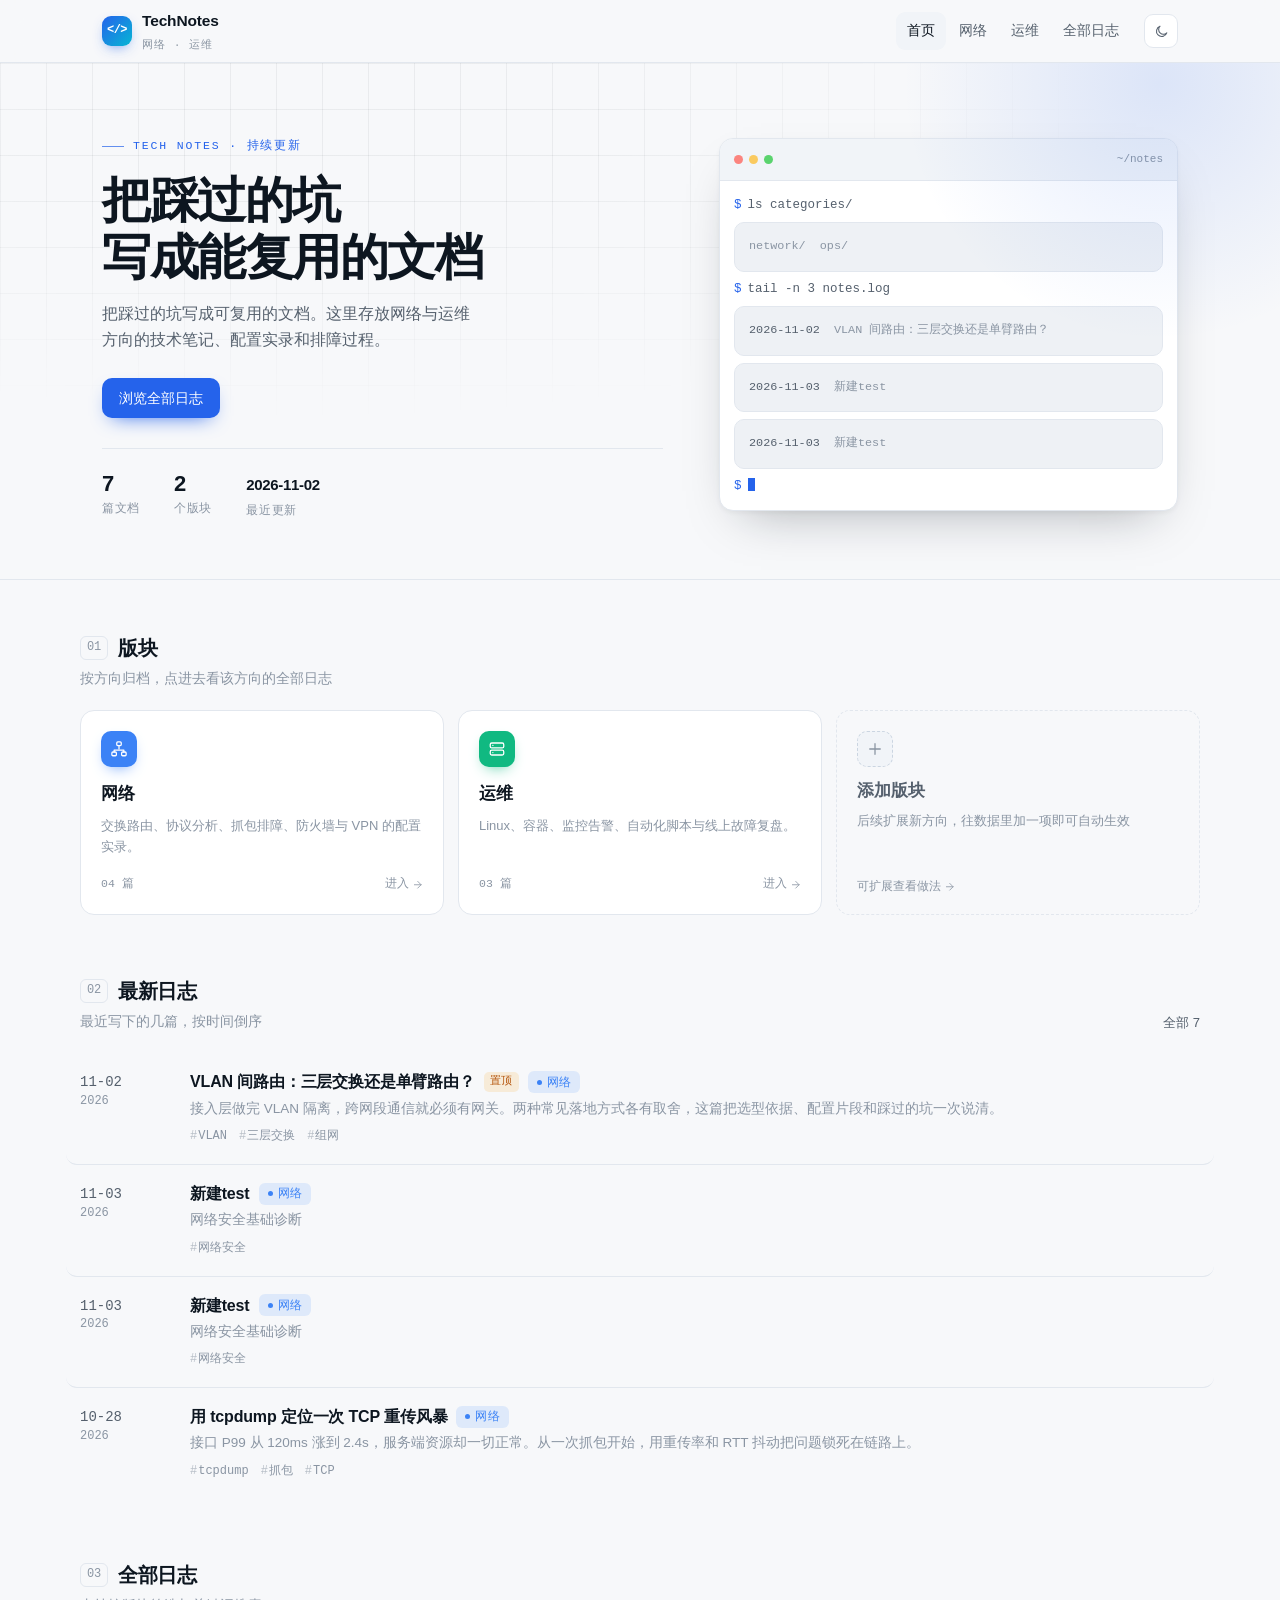
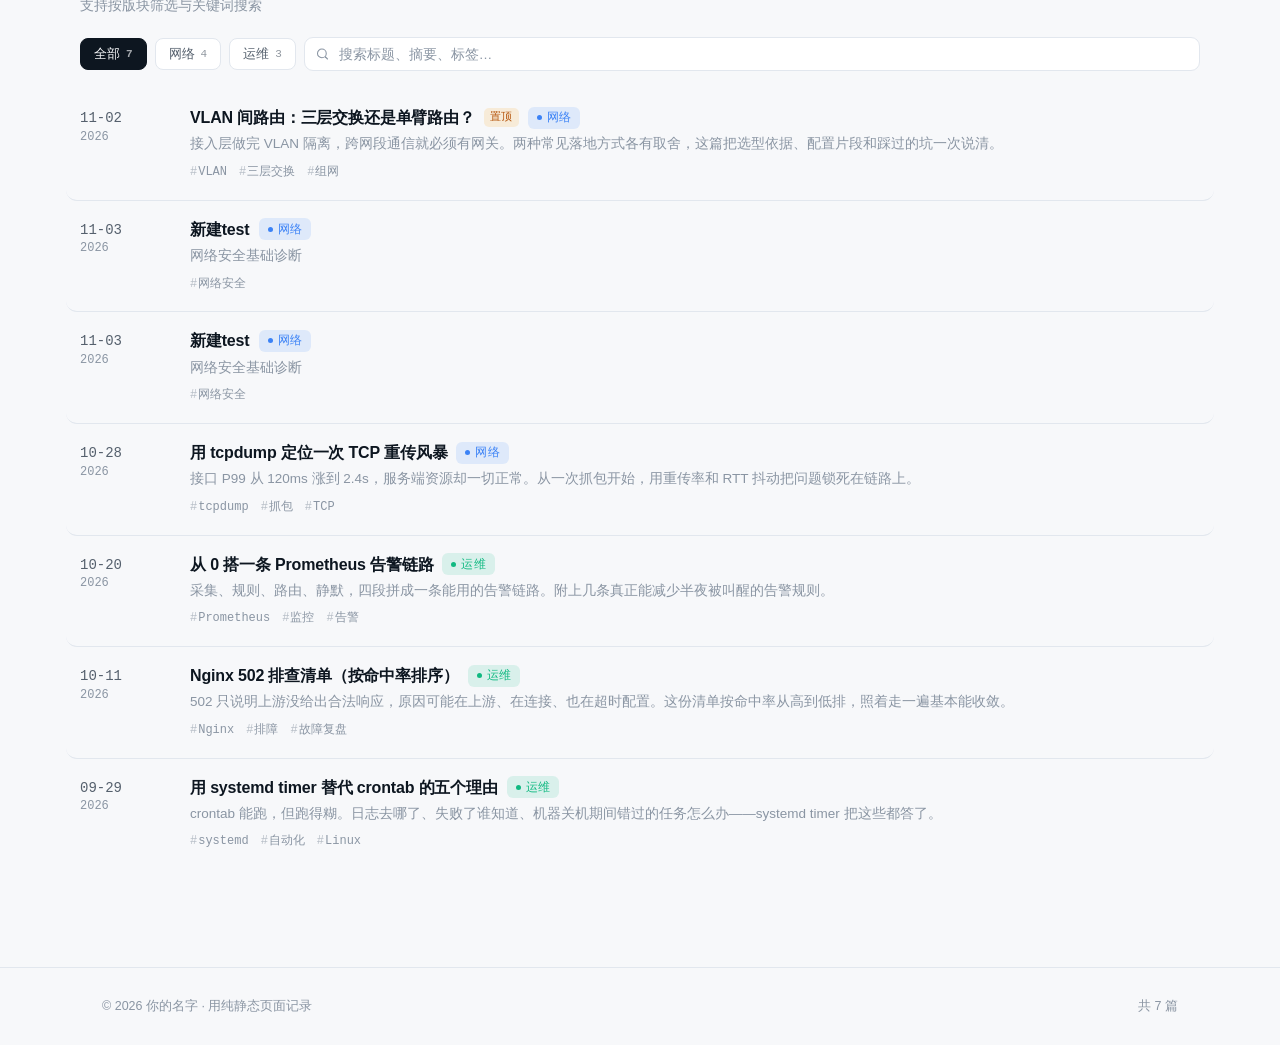
<file: index.html>
<!DOCTYPE html>
<html lang="zh-CN" data-theme="light">
<head>
<meta charset="UTF-8">
<meta name="viewport" content="width=device-width, initial-scale=1">
<title>TechNotes · 网络与运维技术文档</title>
<meta name="description" content="网络与运维方向的技术文档库：配置实录、协议分析、排障过程与可复用脚本。">
<meta name="theme-color" content="#f7f8fa">
<link rel="icon" href="assets/img/favicon.svg" type="image/svg+xml">
<link rel="stylesheet" href="assets/css/main.css">
<script>
  (function () {
    try {
      var t = localStorage.getItem("notes-theme");
      if (!t) t = window.matchMedia("(prefers-color-scheme: dark)").matches ? "dark" : "light";
      document.documentElement.setAttribute("data-theme", t);
    } catch (e) {}
  })();
</script>
</head>
<body>

<header id="site-header"></header>

<main>
  <!-- ================= 首屏 ================= -->
  <section class="hero">
    <div class="wrap hero-inner">
      <div class="hero-copy">
        <span class="eyebrow">Tech Notes · 持续更新</span>
        <h1>把踩过的坑<br>写成能复用的文档</h1>
        <p class="hero-sub" id="hero-sub">网络与运维的技术笔记：配置片段、抓包结论、故障复盘，都留在这里。</p>
        <div class="hero-actions">
          <a class="btn btn-primary" href="#archive">浏览全部日志</a>
          <a class="btn btn-ghost" href="editor.html"></a>
        </div>
        <div class="hero-stats" id="hero-stats"></div>
      </div>

      <div class="hero-panel" aria-hidden="true">
        <div class="panel-bar"><span></span><span></span><span></span><em>~/notes</em></div>
        <div class="panel-body" id="hero-panel"></div>
      </div>
    </div>
  </section>

  <!-- ================= 版块 ================= -->
  <section class="section wrap" id="categories">
    <div class="section-head">
      <div>
        <h2><span class="num">01</span>版块</h2>
        <p>按方向归档，点进去看该方向的全部日志</p>
      </div>
    </div>
    <div class="cat-grid" id="cat-grid"></div>
  </section>

  <!-- ================= 最新 ================= -->
  <section class="section wrap" id="latest">
    <div class="section-head">
      <div>
        <h2><span class="num">02</span>最新日志</h2>
        <p>最近写下的几篇，按时间倒序</p>
      </div>
      <a class="more" href="#archive">全部<span id="latest-more"></span></a>
    </div>
    <div class="timeline" id="latest-list"></div>
  </section>

  <!-- ================= 归档 ================= -->
  <section class="section wrap" id="archive">
    <div class="section-head">
      <div>
        <h2><span class="num">03</span>全部日志</h2>
        <p>支持按版块筛选与关键词搜索</p>
      </div>
    </div>

    <div class="filter-bar">
      <button class="chip" data-filter="all" aria-pressed="true">全部 <span class="n" id="n-all">0</span></button>
      <div id="cat-filters" style="display:contents"></div>
      <div class="search">
        <span class="ic"></span>
        <input type="search" id="q" placeholder="搜索标题、摘要、标签…" autocomplete="off">
      </div>
    </div>

    <div class="timeline" id="archive-list"></div>
    <div style="text-align:center;margin-top:18px">
      <button class="btn btn-ghost btn-sm" id="load-more" hidden>加载更多</button>
    </div>
  </section>
</main>

<div id="site-footer"></div>
<div class="lightbox" id="lightbox"></div>

<!-- 添加版块说明弹窗 -->
<dialog id="cat-dialog">
  <h3>添加新版块</h3>
  <p>版块不写死在页面里，导航、卡片、筛选项都会自动跟着数据走。打开 <code>data/posts.js</code>，在 <code>window.CATEGORIES</code> 数组里加一项即可：</p>
  <pre id="cat-snippet"></pre>
  <p style="font-size:12.5px;color:var(--text-3)">加完保存、推送到 GitHub，顶部导航就会多出一个入口。图标名可选：network / server / cloud / code / terminal / db / shield / folder。</p>
  <div class="dialog-actions">
    <button class="btn btn-ghost btn-sm" id="cat-copy">复制代码</button>
    <button class="btn btn-primary btn-sm" id="cat-close">知道了</button>
  </div>
</dialog>

<script src="data/posts.js"></script>
<script src="assets/js/site.js"></script>
<script>
(function () {
  var A = window.App;
  var SITE = A.SITE, CATS = A.CATS;
  var all = A.sortedPosts();

  document.querySelector(".search .ic").innerHTML = A.icon("search");

  /* ---------- 首屏文案 ---------- */
  if (SITE.description) {
    document.getElementById("hero-sub").textContent = SITE.description;
  }
  var heroEditBtn = document.querySelector(".hero-actions .btn-ghost");
  if (A.editorHref) {
    heroEditBtn.href = A.editorHref;
    heroEditBtn.innerHTML = A.icon("pencil") + "写一篇日志";
  } else {
    heroEditBtn.style.display = "none";
  }

  /* ---------- 首屏统计 ---------- */
  var lastDate = all.length ? A.fmtDate(all[0].date) : "—";
  document.getElementById("hero-stats").innerHTML =
    '<div class="st"><strong>' + all.length + '</strong><span>篇文档</span></div>' +
    '<div class="st"><strong>' + CATS.length + '</strong><span>个版块</span></div>' +
    '<div class="st"><strong style="font-size:15px;line-height:1.9">' + lastDate + '</strong><span>最近更新</span></div>';

  /* ---------- 终端面板 ---------- */
  var recent = all.slice(0, 3);
  var panel =
    '<div class="panel-line"><span class="p">$</span>ls categories/</div>' +
    '<div class="panel-line out">' + CATS.map(function (c) { return c.id + "/"; }).join("&nbsp;&nbsp;") + '</div>' +
    '<div class="panel-line"><span class="p">$</span>tail -n 3 notes.log</div>' +
    recent.map(function (p) {
      return '<div class="panel-line out"><b>' + p.date + '</b>&nbsp; ' + A.esc(p.title) + '</div>';
    }).join("") +
    '<div class="panel-line"><span class="p">$</span><span class="cursor"></span></div>';
  document.getElementById("hero-panel").innerHTML = panel;

  /* ---------- 版块卡片 ---------- */
  var grid = document.getElementById("cat-grid");
  grid.innerHTML = CATS.map(function (c) {
    var n = A.postsOf(c.id).length;
    return '<a class="cat-card" href="' + A.catUrl(c.id) + '" style="--c:' + c.color + '">' +
      '<span class="cat-icon">' + A.icon(c.icon) + '</span>' +
      '<h3>' + A.esc(c.name) + '</h3>' +
      '<p>' + A.esc(c.desc || "") + '</p>' +
      '<span class="cat-meta"><span>' + (n < 10 ? "0" + n : n) + ' 篇</span>' +
      '<span class="go">进入' + A.icon("arrowRight") + '</span></span>' +
      '</a>';
  }).join("") +
  '<button class="cat-card add" id="open-cat-dialog" type="button">' +
  '<span class="cat-icon">' + A.icon("plus") + '</span>' +
  '<h3>添加版块</h3>' +
  '<p>后续扩展新方向，往数据里加一项即可自动生效</p>' +
  '<span class="cat-meta"><span>可扩展</span><span class="go">查看做法' + A.icon("arrowRight") + '</span></span>' +
  '</button>';

  /* ---------- 最新日志 ---------- */
  document.getElementById("latest-list").innerHTML =
    all.slice(0, 4).map(A.postRow).join("") ||
    '<div class="empty">还没有日志，去 <a href="' + (A.editorHref || "#archive") + '">' +
    (A.editorHref ? "写第一篇" : "看看全部日志") + "</a> 吧。</div>";
  document.getElementById("latest-more").textContent = " " + all.length;

  /* ---------- 归档 + 筛选 ---------- */
  var state = { cat: "all", q: "", limit: 8 };
  document.getElementById("n-all").textContent = all.length;

  document.getElementById("cat-filters").innerHTML = CATS.map(function (c) {
    return '<button class="chip" data-filter="' + c.id + '" aria-pressed="false">' +
      A.esc(c.name) + ' <span class="n">' + A.postsOf(c.id).length + '</span></button>';
  }).join("");

  function matched() {
    var q = state.q.trim().toLowerCase();
    return all.filter(function (p) {
      if (state.cat !== "all" && p.category !== state.cat) return false;
      if (!q) return true;
      var hay = [p.title, p.excerpt, (p.tags || []).join(" "), p.content || ""].join(" ").toLowerCase();
      return hay.indexOf(q) > -1;
    });
  }

  function renderArchive() {
    var list = matched();
    var shown = list.slice(0, state.limit);
    var box = document.getElementById("archive-list");
    box.innerHTML = shown.length
      ? shown.map(A.postRow).join("")
      : '<div class="empty">没有匹配的日志，换个关键词试试。</div>';
    var more = document.getElementById("load-more");
    more.hidden = list.length <= state.limit;
    more.textContent = "加载更多（还有 " + Math.max(0, list.length - state.limit) + " 篇）";
  }

  document.querySelectorAll("[data-filter]").forEach(function (btn) {
    btn.addEventListener("click", function () {
      state.cat = btn.getAttribute("data-filter");
      state.limit = 8;
      document.querySelectorAll("[data-filter]").forEach(function (b) {
        b.setAttribute("aria-pressed", b === btn ? "true" : "false");
      });
      renderArchive();
    });
  });

  var timer = null;
  document.getElementById("q").addEventListener("input", function (e) {
    clearTimeout(timer);
    var v = e.target.value;
    timer = setTimeout(function () {
      state.q = v;
      state.limit = 8;
      renderArchive();
    }, 140);
  });

  document.getElementById("load-more").addEventListener("click", function () {
    state.limit += 10;
    renderArchive();
  });

  renderArchive();

  /* ---------- 添加版块弹窗 ---------- */
  var dlg = document.getElementById("cat-dialog");
  var snippet =
    '{\n' +
    '  id: "cloud",\n' +
    '  name: "云原生",\n' +
    '  icon: "cloud",\n' +
    '  color: "#8b5cf6",\n' +
    '  desc: "K8s、CI/CD、可观测性相关笔记。"\n' +
    '}';
  document.getElementById("cat-snippet").textContent = snippet;
  document.getElementById("open-cat-dialog").addEventListener("click", function () {
    if (dlg.showModal) dlg.showModal();
  });
  document.getElementById("cat-close").addEventListener("click", function () { dlg.close(); });
  document.getElementById("cat-copy").addEventListener("click", function () {
    navigator.clipboard.writeText(snippet).then(function () {
      document.getElementById("cat-copy").textContent = "已复制";
      setTimeout(function () { document.getElementById("cat-copy").textContent = "复制代码"; }, 1600);
    });
  });
})();
</script>
</body>
</html>
</file>
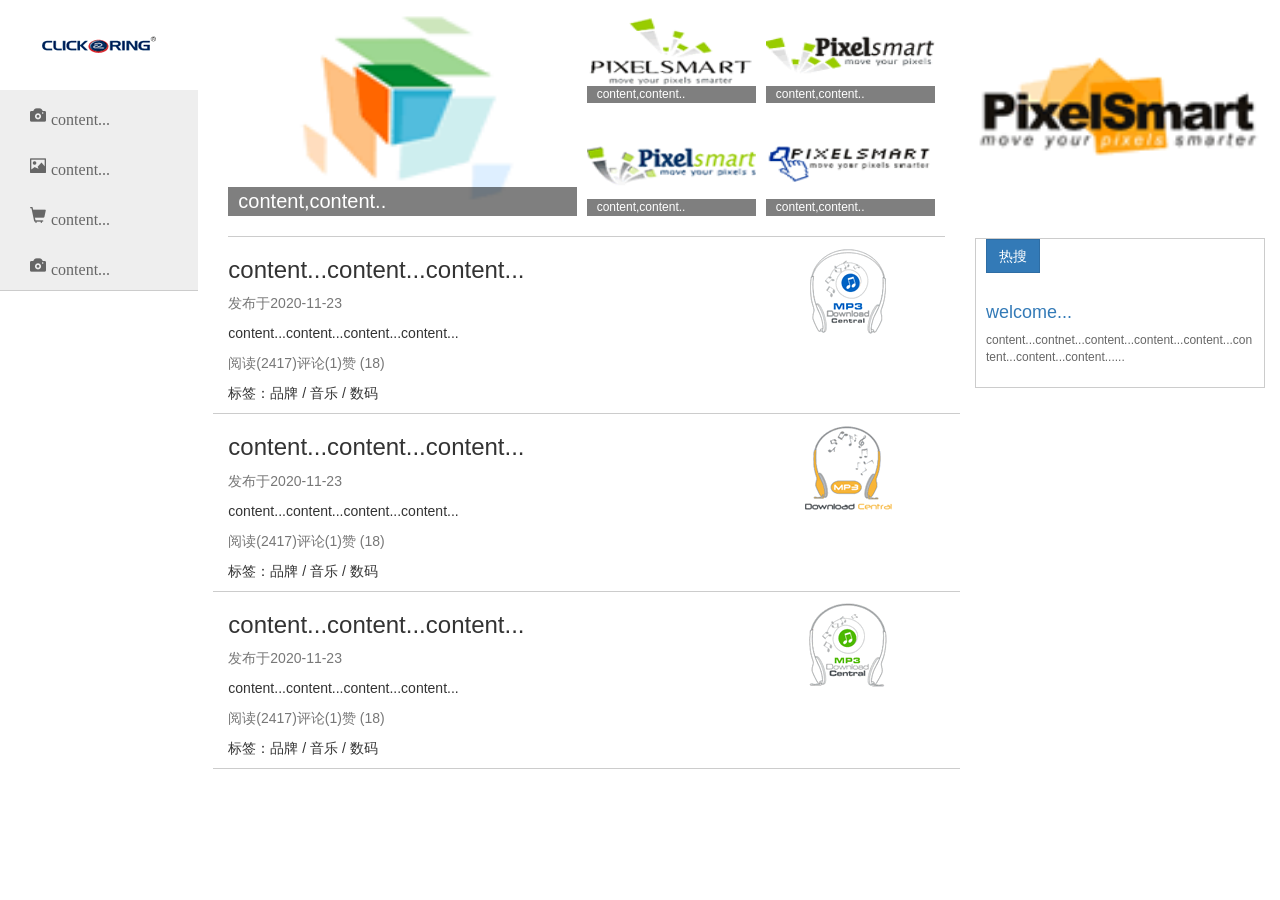
<file: html/alshow/index.html>
<!DOCTYPE html>
<html>
	<head>
		<meta charset="utf-8">
		<meta name="viewport" content="width=device-width, initial-scale=1.0">
		<meta http-equiv="X-UA-Compatible" content="ie=edge">
		<!--[if lt IE 9]>
		      <script src="https://oss.maxcdn.com/html5shiv/3.7.2/html5shiv.min.js"></script>
		      <script src="https://oss.maxcdn.com/respond/1.4.2/respond.min.js"></script>
		    <![endif]-->
		<link rel="stylesheet" href="bootstrap/css/bootstrap.min.css">
		<link rel="stylesheet" href="css/index.css">
		<title>Document</title>
	</head>
	<body>
		<div class="container">
			<div class="row">
				<header class="col-md-2">
					<div class="logo">
						<a >
							<img src="images/06.gif" alt="" class="hidden-xs">
							<span class="visible-xs">content...</span>
						</a>
					</div>
					<div class="nav">
						<ul>
							<li><a href="#"  class="glyphicon glyphicon-camera">content...</a></li>
						</ul>
						<ul>
							<li><a href="#" class="glyphicon glyphicon-picture">content...</a></li>
						</ul>
						<ul>
							<li><a href="#" class="glyphicon glyphicon-shopping-cart">content...</a></li>
						</ul>
						<ul>
							<li><a href="#" class="glyphicon glyphicon-camera">content...</a></li>
						</ul>
					</div>
				</header>
				<article class="col-md-7">
					<div class="news clearfix">
						<ul>
							<li>
								<a href="">
									<img src="upload/03.gif" alt="">
									<p>content,content..</p>
								</a>
							</li>
							<li>
								<a href="">
									<img src="upload/1.gif" alt="">
									<p>content,content..</p>
								</a>
							</li>
							<li>
								<a href="">
									<img src="upload/2.gif" alt="">
									<p>content,content..</p>
								</a>
							</li>
							<li>
								<a href="">
									<img src="upload/3.gif" alt="">
									<p>content,content..</p>
								</a>
							</li>
							<li>
								<a href="">
									<img src="upload/0.gif" alt="">
									<p>content,content..</p>
								</a>
							</li>
						</ul>
					</div>
					<div class="publish">
						<div class="row">
							<div class="col-sm-9">
								<h3>content...content...content...</h3>
								<p class="text-muted hidden-xs" >发布于2020-11-23</p>
								<p class="hidden-xs">content...content...content...content...</p>
								<p class="text-muted">阅读(2417)评论(1)赞 (18) </p>
								<span>标签：品牌 / 音乐 / 数码</span>
							</div>
							<div class="col-sm-3 hidden-xs">
								<img src="upload/4.gif" alt="">
							</div>
						</div>
						<div class="row">
							<div class="col-sm-9">
								<h3>content...content...content...</h3>
								<p class="text-muted hidden-xs" >发布于2020-11-23</p>
								<p class="hidden-xs">content...content...content...content...</p>
								<p class="text-muted">阅读(2417)评论(1)赞 (18) </p>
								<span>标签：品牌 / 音乐 / 数码</span>
							</div>
							<div class="col-sm-3 hidden-xs">
								<img src="upload/5.gif" alt="">
							</div>
						</div>
						<div class="row">
							<div class="col-sm-9">
								<h3>content...content...content...</h3>
								<p class="text-muted hidden-xs" >发布于2020-11-23</p>
								<p class="hidden-xs">content...content...content...content...</p>
								<p class="text-muted">阅读(2417)评论(1)赞 (18) </p>
								<span>标签：品牌 / 音乐 / 数码</span>
							</div>
							<div class="col-sm-3 pic hidden-xs">
								<img src="upload/6.gif" alt="">
							</div>
						</div>
					</div>
				</article>
				<aside class="col-md-3">
					<a href="" class="banner">
						<img src="upload/boke.gif" alt="">
					</a>
					<a href="" class="hot">
						<span class="btn btn-primary">热搜</span>
						<h4 class="text-primary">welcome...</h4>
						<p>content...contnet...content...content...content...content...content...content......</p>
					</a>
				</aside>
			</div>
		</div>
	</body>
</html>
</file>
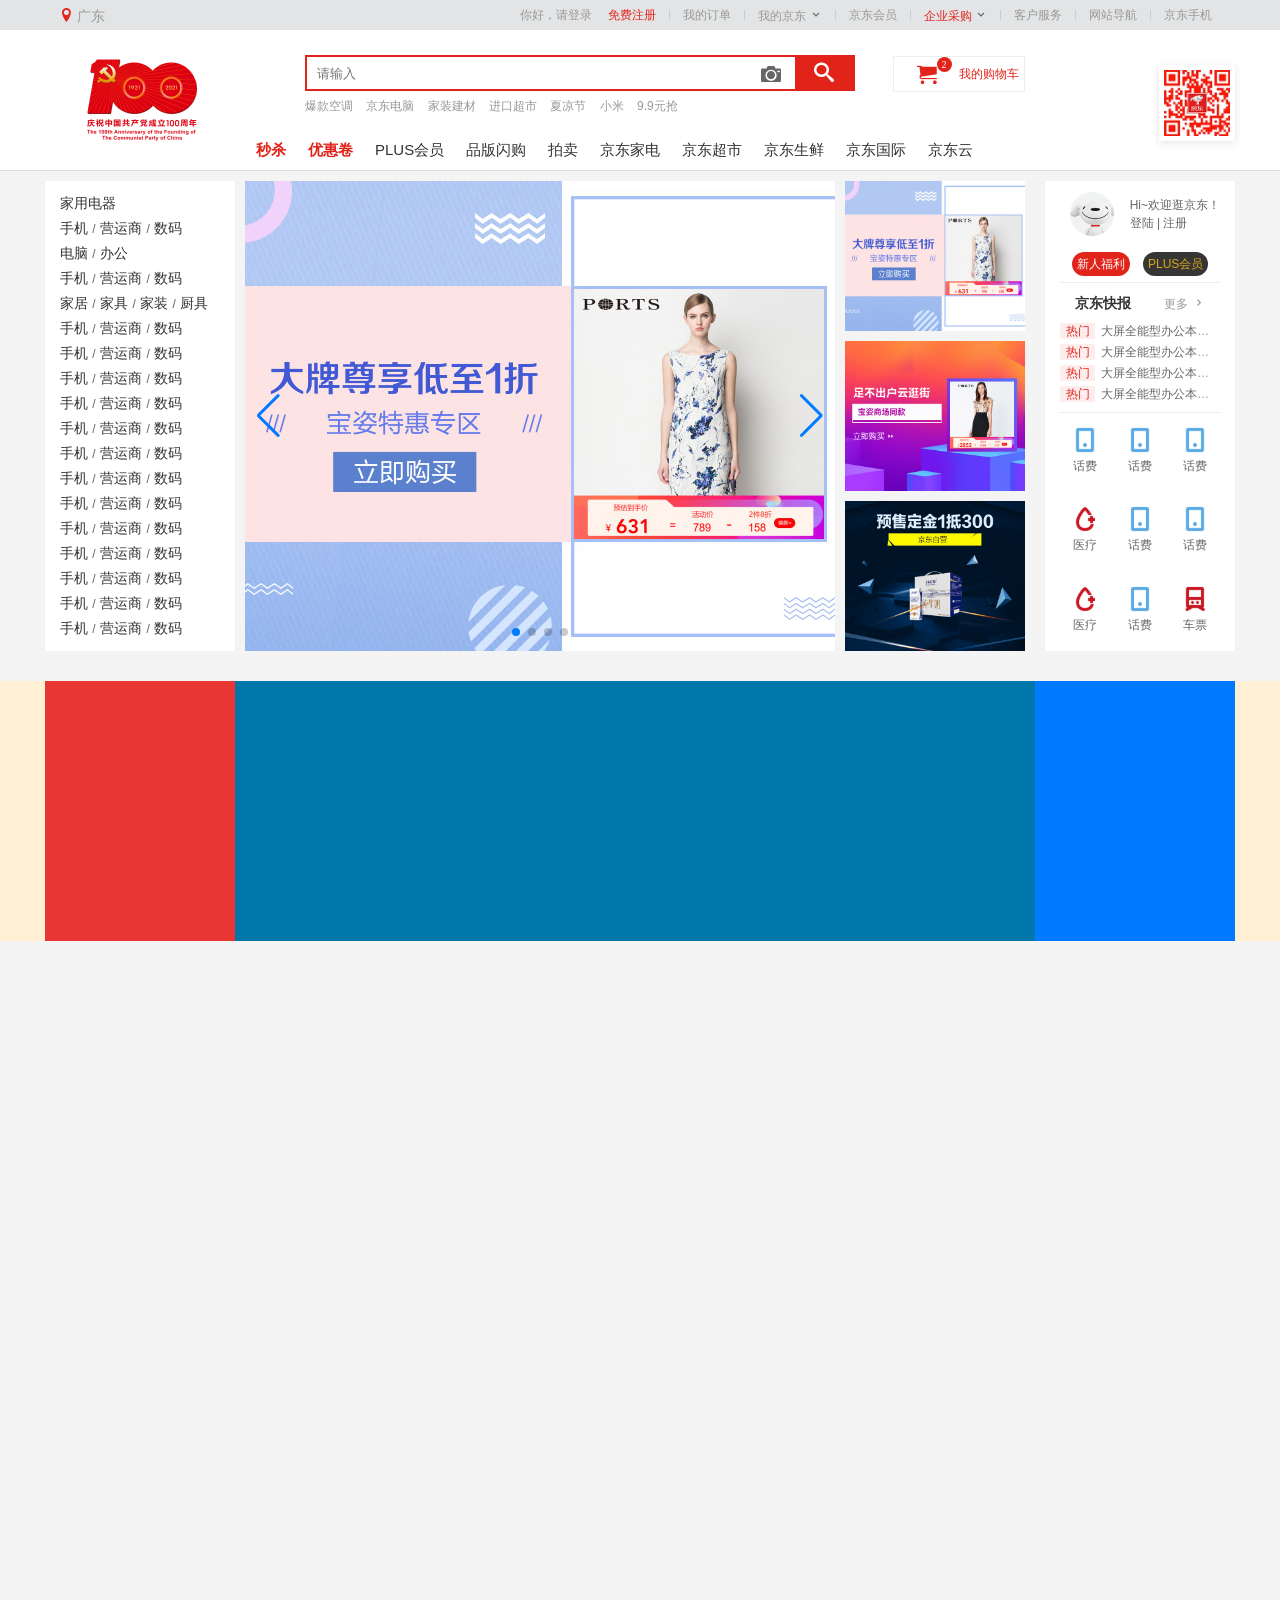
<file: html/jd/index.html>
<!DOCTYPE html>
<html>
	<head>
		<meta charset="utf-8">
		<title></title>
		<link rel="stylesheet" href="./css/base.css">
		<link rel="stylesheet" href="./css/index.css">
		<link rel="stylesheet" href="./css/common.css">
		<link rel="stylesheet" href="./css/swiper-bundle.min.css">
	</head>
	<body style="height:3000px;">
		<!-- shortcut区域 -->
		<div id="shortcut">
			<div class="w " >
				<ul class="fl">
					<li class="shortcut_btn">
						<a href="">
							<i class="icon-location"></i>
							<span>广东</span>
						</a>
						<div class=dropdown-layer>
							
						</div>
					</li>
				</ul>
				
				<ul class="fr">
					<li>
						<a href="">你好，请登录</a>
						&nbsp; &nbsp;
						<a href="#" class="color-red">免费注册</a>
					</li>
					<li class="spacer"></li>
					<li>
						<a href="#">我的订单</a>
					</li>
					<li class="spacer"></li>
					<li>
						<a href="#">我的京东</a>
						<span class="icon-cheveron-down" ></span>
					</li>
					<li class="spacer"></li>
					<li>
						<a href="#">京东会员</a>
					</li>
					<li class="spacer"></li>
					<li>
						<a href="#" class="color-red">企业采购</a>
						<span class="icon-cheveron-down" ></span>
					</li>
					<li class="spacer"></li>
					<li>
						<a href="#">客户服务</a>
					</li>
					<li class="spacer"></li>
					<li>
						<a href="#">网站导航</a>
					</li>
					<li class="spacer"></li>
					<li>
						<a href="#">京东手机</a>
					</li>
				</ul>
			</div>
		</div>
		
		<!-- header区域 -->
		<div id="header" >
			<div class="w clearfix">
				<!-- logo部分 -->
				<div class="h-logo">
					<h1 class="logo_tit">
						<a href="">京东</a>
					</h1>
					
					<div class="logo_extend">
						<a href="#" id="j_logo_extend">
							<img src="./images/h-logo.gif" alt="">
						</a>
					</div>
				</div>
				<!-- search搜索部分 -->
				<div class="search">
					<div class="search-m">
						<div class="form">
							<input type="text" placeholder="请输入" class="search-tex fl">
							<span class="fl icon-camera"></span>
							<button type="button" class="fr"></button>
						</div>
						
						
						
						<div class="cw-icon">
							<i class="shopCart-icon"></i>
							<a href="#">我的购物车</a>
						</div>
						
						<div class="mobile-static">
							<img src="./images/logo/2weima.png" alt="">
						</div>
						
						<!-- hotword -->
						<div class="hot-word">
							<a href="#">爆款空调</a>
							<a href="#">京东电脑</a>
							<a href="#">家装建材</a>
							<a href="#">进口超市</a>
							<a href="#">夏凉节</a>
							<a href="#">小米</a>
							<a href="#">9.9元抢</a>
						</div>
					</div>
					
				</div>
			
				<div class="navitems">
					<ul class="navitems-g1">
						<li>
							<a href="#">秒杀</a>
						</li>
						<li>
							<a href="#">优惠卷</a>
						</li>
						
					</ul>
					<ul class="navitems-g2">
						<li>
							<a href="#">PLUS会员</a>
						</li>
						<li>
							<a href="#">品版闪购</a>
						</li>
						<li>
							<a href="#">拍卖</a>
						</li>
						<li>
							<a href="#">京东家电</a>
						</li>
						<li>
							<a href="#">京东超市</a>
						</li>
						<li>
							<a href="#">京东生鲜</a>
						</li>
						<li>
							<a href="#">京东国际</a>
						</li>
						<li>
							<a href="#">京东云</a>
						</li>
					</ul>
				</div>
			
			</div>
			
		</div>
	
		<!-- 轮播图区域 -->
		<div class="fs clearfix">
			<div class="fs_inner">
				<div class="col1 fl">
					<ul class="cate_menu">
						<li class="cate_menu_item">
							<a href="#" class="cate_menu_lk">家用电器</a>
						</li>
						<li class="cate_menu_item">
							<a href="#" class="cate_menu_lk">手机</a>
							<span href="#" class="cate_menu_line">/</span>
							<a href="#" class="cate_menu_lk">营运商</a>
							<span href="#" class="cate_menu_line">/</span>
							<a href="#" class="cate_menu_lk">数码</a>
						</li>
						<li class="cate_menu_item">
							<a href="#" class="cate_menu_lk">电脑</a>
							<span href="#" class="cate_menu_line">/</span>
							<a href="#" class="cate_menu_lk">办公</a>
						</li>
						<li class="cate_menu_item">
							<a href="#" class="cate_menu_lk">手机</a>
							<span href="#" class="cate_menu_line">/</span>
							<a href="#" class="cate_menu_lk">营运商</a>
							<span href="#" class="cate_menu_line">/</span>
							<a href="#" class="cate_menu_lk">数码</a>
						</li>
						<li class="cate_menu_item">
							<a href="#" class="cate_menu_lk">家居</a>
							<span href="#" class="cate_menu_line">/</span>
							<a href="#" class="cate_menu_lk">家具</a>
							<span href="#" class="cate_menu_line">/</span>
							<a href="#" class="cate_menu_lk">家装</a>
							<span href="#" class="cate_menu_line">/</span>
							<a href="#" class="cate_menu_lk">厨具</a>
						</li>
						<li class="cate_menu_item">
							<a href="#" class="cate_menu_lk">手机</a>
							<span href="#" class="cate_menu_line">/</span>
							<a href="#" class="cate_menu_lk">营运商</a>
							<span href="#" class="cate_menu_line">/</span>
							<a href="#" class="cate_menu_lk">数码</a>
						</li>
						<li class="cate_menu_item">
							<a href="#" class="cate_menu_lk">手机</a>
							<span href="#" class="cate_menu_line">/</span>
							<a href="#" class="cate_menu_lk">营运商</a>
							<span href="#" class="cate_menu_line">/</span>
							<a href="#" class="cate_menu_lk">数码</a>
						</li>
						<li class="cate_menu_item">
							<a href="#" class="cate_menu_lk">手机</a>
							<span href="#" class="cate_menu_line">/</span>
							<a href="#" class="cate_menu_lk">营运商</a>
							<span href="#" class="cate_menu_line">/</span>
							<a href="#" class="cate_menu_lk">数码</a>
						</li>
						<li class="cate_menu_item">
							<a href="#" class="cate_menu_lk">手机</a>
							<span href="#" class="cate_menu_line">/</span>
							<a href="#" class="cate_menu_lk">营运商</a>
							<span href="#" class="cate_menu_line">/</span>
							<a href="#" class="cate_menu_lk">数码</a>
						</li>
						<li class="cate_menu_item">
							<a href="#" class="cate_menu_lk">手机</a>
							<span href="#" class="cate_menu_line">/</span>
							<a href="#" class="cate_menu_lk">营运商</a>
							<span href="#" class="cate_menu_line">/</span>
							<a href="#" class="cate_menu_lk">数码</a>
						</li>
						<li class="cate_menu_item">
							<a href="#" class="cate_menu_lk">手机</a>
							<span href="#" class="cate_menu_line">/</span>
							<a href="#" class="cate_menu_lk">营运商</a>
							<span href="#" class="cate_menu_line">/</span>
							<a href="#" class="cate_menu_lk">数码</a>
						</li>
						<li class="cate_menu_item">
							<a href="#" class="cate_menu_lk">手机</a>
							<span href="#" class="cate_menu_line">/</span>
							<a href="#" class="cate_menu_lk">营运商</a>
							<span href="#" class="cate_menu_line">/</span>
							<a href="#" class="cate_menu_lk">数码</a>
						</li>
						<li class="cate_menu_item">
							<a href="#" class="cate_menu_lk">手机</a>
							<span href="#" class="cate_menu_line">/</span>
							<a href="#" class="cate_menu_lk">营运商</a>
							<span href="#" class="cate_menu_line">/</span>
							<a href="#" class="cate_menu_lk">数码</a>
						</li>
						<li class="cate_menu_item">
							<a href="#" class="cate_menu_lk">手机</a>
							<span href="#" class="cate_menu_line">/</span>
							<a href="#" class="cate_menu_lk">营运商</a>
							<span href="#" class="cate_menu_line">/</span>
							<a href="#" class="cate_menu_lk">数码</a>
						</li>
						<li class="cate_menu_item">
							<a href="#" class="cate_menu_lk">手机</a>
							<span href="#" class="cate_menu_line">/</span>
							<a href="#" class="cate_menu_lk">营运商</a>
							<span href="#" class="cate_menu_line">/</span>
							<a href="#" class="cate_menu_lk">数码</a>
						</li>
						<li class="cate_menu_item">
							<a href="#" class="cate_menu_lk">手机</a>
							<span href="#" class="cate_menu_line">/</span>
							<a href="#" class="cate_menu_lk">营运商</a>
							<span href="#" class="cate_menu_line">/</span>
							<a href="#" class="cate_menu_lk">数码</a>
						</li>
						<li class="cate_menu_item">
							<a href="#" class="cate_menu_lk">手机</a>
							<span href="#" class="cate_menu_line">/</span>
							<a href="#" class="cate_menu_lk">营运商</a>
							<span href="#" class="cate_menu_line">/</span>
							<a href="#" class="cate_menu_lk">数码</a>
						</li>
						<li class="cate_menu_item">
							<a href="#" class="cate_menu_lk">手机</a>
							<span href="#" class="cate_menu_line">/</span>
							<a href="#" class="cate_menu_lk">营运商</a>
							<span href="#" class="cate_menu_line">/</span>
							<a href="#" class="cate_menu_lk">数码</a>
						</li>
					</ul>
				</div>
				<div class="col2 fl">
					<!-- focus1 main -->
					<div class="focus_main fl" id="s1" >
						
						<div class="swiper-container swiper-container-initialized swiper-container-horizontal swiper-container-pointer-events">
						    <div class="swiper-wrapper" id="swiper-wrapper-d5752bf556235e28" aria-live="polite" style="transition-duration: 0ms; transform: translate3d(-4527px, 0px, 0px);">
						      <div class="swiper-slide" role="group" aria-label="1 / 10" style="width: 1509px;"><a href="#"><img src="./images/focus_jpg/f1.jpg" alt=""></a></div>
						      <div class="swiper-slide" role="group" aria-label="2 / 10" style="width: 1509px;"><a href="#"><img src="./images/focus_jpg/f2.jpg" alt=""></a></div>
						      <div class="swiper-slide swiper-slide-prev" role="group" aria-label="3 / 10" style="width: 1509px;"><a href="#"><img src="./images/focus_jpg/f3.jpg" alt=""></a></div>
						      <div class="swiper-slide swiper-slide-active" role="group" aria-label="4 / 10" style="width: 1509px;"><a href="#"><img src="./images/focus_jpg/f4.jpg" alt=""></a></div>
						
						    </div>
						    <!-- Add Pagination -->
						    <div class="swiper-pagination swiper-pagination-bullets"></div>
						  
							<div class="swiper-button-prev"></div>
							<div class="swiper-button-next"></div>
						</div>
						
						
					</div>
					
					<!-- focus2 right -->
					<div class="focus_right fl">
						
						<div class="swiper-container2 swiper-container-initialized swiper-container-horizontal swiper-container-pointer-events">
						    <div class="swiper-wrapper" id="swiper-wrapper-d5752bf556235e28" aria-live="polite" style="transition-duration: 0ms; transform: translate3d(-4527px, 0px, 0px);">
						      <div class="swiper-slide" role="group" >
								  <a href="#"><img src="./images/focus_jpg/f1.jpg" alt=""></a>
								  <a href="#"><img src="./images/focus_jpg/f2.jpg" alt=""></a>
								  <a href="#"><img src="./images/focus_jpg/f3.jpg" alt=""></a>
							  </div>
							  <div class="swiper-slide" role="group" >
							  	<a href="#"><img src="./images/focus_jpg/f4.jpg" alt=""></a>
							  	<a href="#"><img src="./images/focus_jpg/f1.jpg" alt=""></a>
							  	<a href="#"><img src="./images/focus_jpg/f2.jpg" alt=""></a>
							  </div>
							  <div class="swiper-slide" role="group" >
							  	<a href="#"><img src="./images/focus_jpg/f3.jpg" alt=""></a>
							  	<a href="#"><img src="./images/focus_jpg/f2.jpg" alt=""></a>
							  	<a href="#"><img src="./images/focus_jpg/f1.jpg" alt=""></a>
							  </div>
						      
						    </div>
						    
						</div>
						
					</div>
					
					<!-- focus js 引入 -->
					
					<script src="./js/swiper-bundle.min.js"></script>
					<!-- focus js 参数调用 -->
					<script>
						// container
					    (function(){
							var swiper = new Swiper('.swiper-container', {
								loop:true,
								autoplay: {
								disableOnInteraction: false,
								},
							  pagination: {
							    el: '.swiper-pagination',
								clickable :true,
							  },
							  navigation: {
							    nextEl: '.swiper-button-next',
							    prevEl: '.swiper-button-prev',
							  },
							});
						})();
						
						// container 2
						(function(){
							var swiper = new Swiper('.swiper-container2', {
								loop:true,
								autoplay: {
								disableOnInteraction: false,
								delay: 2500, 
								},
							});
						})()
						
					</script>
					
					
				</div>
				<div class="col3 fl">
					<div class="j_user">
						<div class="user_inner">
							<div class="u_avatar">
								<a href=""><img src="./images/logo/user.png" alt=""></a>
							</div>
							<div class="u_show">
								<a href="">Hi~欢迎逛京东！</a>
								<p>
									<a href="">登陆</a> |
									<a href="">注册</a>
								</p>
							</div>
							
						</div>
						<div class="clearfix"></div>
						<div class="j_profit">
							<a href="" class="fuli">新人福利</a>
							<a href="" class="plus">PLUS会员</a>
						</div>
					</div>
					
					<div class="j_new">
						<div class="new_hd">
							<h5 class="new_tit fl" >京东快报</h5>
							<a href="" class="new_more fr" >更多</a>
						</div>
						<ul class="new_list">
							<li>
								<a href="">
									<span>热门</span>大屏全能型办公本，小新Pro 16当仁不让！
								</a>
							</li>
							<li>
								<a href="">
									<span>热门</span>大屏全能型办公本，小新Pro 16当仁不让！
								</a>
							</li>
							<li>
								<a href="">
									<span>热门</span>大屏全能型办公本，小新Pro 16当仁不让！
								</a>
							</li>
							<li>
								<a href="">
									<span>热门</span>大屏全能型办公本，小新Pro 16当仁不让！
								</a>
							</li>
						</ul>
					</div>
						
					<div class="j_sevice">
						<ul>
							<li>
								<a href="">
									<img src="./images/svr_logo/eed6f6cbf1de3aaa.png" alt="">
									<span>话费</span>
								</a>
							</li>
							<li>
								<a href="">
									<img src="./images/svr_logo/eed6f6cbf1de3aaa.png" alt="">
									<span>话费</span>
								</a>
							</li>
							<li>
								<a href="">
									<img src="./images/svr_logo/eed6f6cbf1de3aaa.png" alt="">
									<span>话费</span>
								</a>
							</li>
							<li>
								<a href="">
									<img src="./images/svr_logo/9570fdd46ecd3a76.png" alt="">
									<span>医疗</span>
								</a>
							</li>
							<li>
								<a href="">
									<img src="./images/svr_logo/eed6f6cbf1de3aaa.png" alt="">
									<span>话费</span>
								</a>
							</li>
							<li>
								<a href="">
									<img src="./images/svr_logo/eed6f6cbf1de3aaa.png" alt="">
									<span>话费</span>
								</a>
							</li>
							<li>
								<a href="">
									<img src="./images/svr_logo/9570fdd46ecd3a76.png" alt="">
									<span>医疗</span>
								</a>
							</li>
							<li>
								<a href="">
									<img src="./images/svr_logo/eed6f6cbf1de3aaa.png" alt="">
									<span>话费</span>
								</a>
							</li>
							<li>
								<a href="">
									<img src="./images/svr_logo/f12276b17e5dcf3b.png" alt="">
									<span>车票</span>
								</a>
							</li>
							
							
						</ul>
					</div>
				</div>
				
			
				
		</div>
	</body>
		
		<div class="seckill">
			<div class="sk_inner w" >
				<div class="sk_countdown fl"></div>
				<div class="sk_list fl"></div>
				<div class="sk_brand fl"></div>
			</div>
		</div>
		




</body>

</html>
</file>
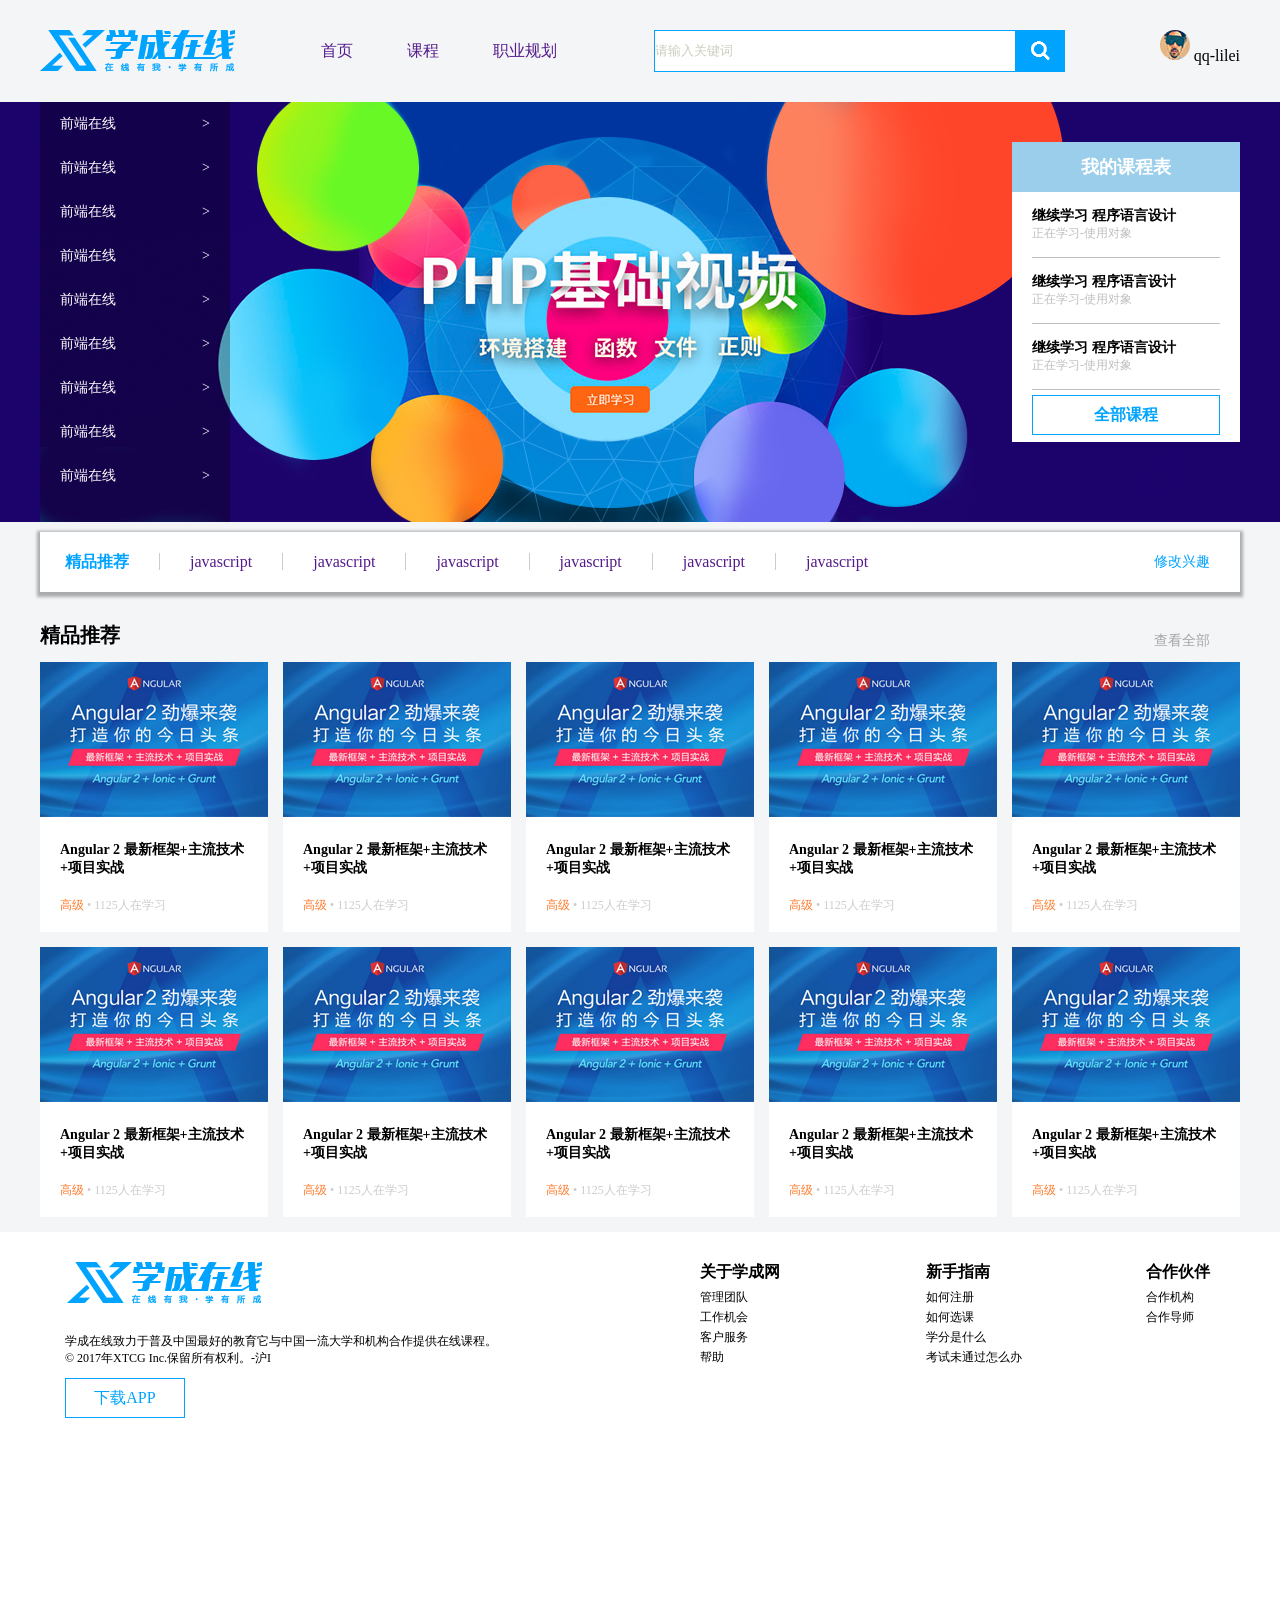
<file: html/studyhtml/index.html>
<!DOCTYPE html>
<html>
	<head>
		<meta charset="utf-8">
		<title></title>
		<link rel="stylesheet" type="text/css" href="style.css">
	</head>
	<body>
		<!-- header区域-开始 -->
		<div class="header w ">
			<!-- logo部分 -->
			<div class="logo fl">
				<img src="images/logo_03.png" alt="">
			</div>
			<!-- 导航栏部分 nav -->
			<ul class="nav fl">
				<li><a href="">首页</a></li>
				<li><a href="">课程</a></li>
				<li><a href="">职业规划</a></li>
			</ul>
			<!-- 搜索部分 -->
			<div class="seach fl">
				<input type="text" value="请输入关键词" >
				<button type="button"></button>
			</div>
			<div class="user fr">
				<img src="images/user.png" alt="">
				qq-lilei
			</div>
			
		</div>
		<!-- header区域-结束 -->
		<!-- banner区域-开始 -->
		<div class="banner">
			<div class="w">
				<!-- subanner模块 -->
				<div class="subnav fl">
					<ul>
						<li>
							<a href=""> 前端在线 <span> &gt; </span></a>
						</li>
						<li>
							<a href=""> 前端在线 <span> &gt; </span></a>
						</li>
						<li>
							<a href=""> 前端在线 <span> &gt; </span></a>
						</li>
						<li>
							<a href=""> 前端在线 <span> &gt; </span></a>
						</li>
						<li>
							<a href=""> 前端在线 <span> &gt; </span></a>
						</li>
						<li>
							<a href=""> 前端在线 <span> &gt; </span></a>
						</li>
						<li>
							<a href=""> 前端在线 <span> &gt; </span></a>
						</li>
						<li>
							<a href=""> 前端在线 <span> &gt; </span></a>
						</li>
						<li>
							<a href=""> 前端在线 <span> &gt; </span></a>
						</li>
						
					</ul>
				</div>
				<!-- course模块 -->
				<div class="course fr">
					<h1>我的课程表</h1>
					<div class="bd">
						<ul>
							<li>
								<h3>继续学习 程序语言设计</h3>
								<p>正在学习-使用对象</p>
							</li>
							<li>
								<h3>继续学习 程序语言设计</h3>
								<p>正在学习-使用对象</p>
							</li>
							<li>
								<h3>继续学习 程序语言设计</h3>
								<p>正在学习-使用对象</p>
							</li>
						</ul>
						<a href="">全部课程</a>
					</div>
				</div>
			</div>
		</div>
		<!-- banner区域-结束 -->
		<!-- 精品goods区域-开始 -->
		<div class="goods w">
			<h3 class="fl">精品推荐</h3>
			<ul class="fl">
				<li><a href="">javascript</a></li>
				<li><a href="">javascript</a></li>
				<li><a href="">javascript</a></li>
				<li><a href="">javascript</a></li>
				<li><a href="">javascript</a></li>
				<li><a href="">javascript</a></li>
			</ul>
			<a href="" class="mod fr">修改兴趣</a>
		</div>
		<!-- 精品goods区域-结束 -->
		<!-- 主体body区域-开始 -->
		<div class="box w clearfix">
			<div class="hd">
				<h1 class="fl">精品推荐</h1>
				<a href="" class="fr" >查看全部</a>
			</div>
			
			<div class="bd fl">
				<ul>
					<li>
						<img src="images/box-bd.png" alt="" class="img">
						<h4> Angular 2 最新框架+主流技术+项目实战 </h4>
						<div class="info"><span>高级</span>  •  1125人在学习</div>
					</li>
					<li>
						<img src="images/box-bd.png" alt="" class="img">
						<h4> Angular 2 最新框架+主流技术+项目实战 </h4>
						<div class="info"><span>高级</span>  •  1125人在学习</div>
					</li>
					<li>
						<img src="images/box-bd.png" alt="" class="img">
						<h4> Angular 2 最新框架+主流技术+项目实战 </h4>
						<div class="info"><span>高级</span>  •  1125人在学习</div>
					</li>
					<li>
						<img src="images/box-bd.png" alt="" class="img">
						<h4> Angular 2 最新框架+主流技术+项目实战 </h4>
						<div class="info"><span>高级</span>  •  1125人在学习</div>
					</li>
					<li>
						<img src="images/box-bd.png" alt="" class="img">
						<h4> Angular 2 最新框架+主流技术+项目实战 </h4>
						<div class="info"><span>高级</span>  •  1125人在学习</div>
					</li>
					<li>
						<img src="images/box-bd.png" alt="" class="img">
						<h4> Angular 2 最新框架+主流技术+项目实战 </h4>
						<div class="info"><span>高级</span>  •  1125人在学习</div>
					</li>
					<li>
						<img src="images/box-bd.png" alt="" class="img">
						<h4> Angular 2 最新框架+主流技术+项目实战 </h4>
						<div class="info"><span>高级</span>  •  1125人在学习</div>
					</li>
					<li>
						<img src="images/box-bd.png" alt="" class="img">
						<h4> Angular 2 最新框架+主流技术+项目实战 </h4>
						<div class="info"><span>高级</span>  •  1125人在学习</div>
					</li>
					<li>
						<img src="images/box-bd.png" alt="" class="img">
						<h4> Angular 2 最新框架+主流技术+项目实战 </h4>
						<div class="info"><span>高级</span>  •  1125人在学习</div>
					</li>
					<li>
						<img src="images/box-bd.png" alt="" class="img">
						<h4> Angular 2 最新框架+主流技术+项目实战 </h4>
						<div class="info"><span>高级</span>  •  1125人在学习</div>
					</li>
					
				</ul>
			</div>
			
		</div>
		<!-- 主体body区域-结束 -->
		<div class="footer">
			<div class="f-bd w">
				<div class="f-bd-l fl">
					<img src="images/logo_f_03.png" alt="">
					<p>学成在线致力于普及中国最好的教育它与中国一流大学和机构合作提供在线课程。 © 2017年XTCG Inc.保留所有权利。-沪I</p>
					<a href="">下载APP</a>
				</div>
				
				<div class="f-bd-r fr">
					<ul class="fl">
						<li><h4>关于学成网</h1></li>
						<li><span>管理团队</span></li>
						<li><span>工作机会</span></li>
						<li><span>客户服务</span></li>
						<li><span>帮助</span></li>
					</ul>
					
					<ul class="u2 fl">
						<li><h4>新手指南</h4> </li>
						<li><span>如何注册</span></li>
						<li><span>如何选课</span></li>
						<li><span>学分是什么</span></li>
						<li><span>考试未通过怎么办</span></li>
					</ul>
					
					<ul class="fr">
						<li><h4>合作伙伴</h4></li>
						<li><span>合作机构</span></li>
						<li><span>合作导师</span></li>
						
					</ul>
				</div>
			</div>
		</div>
	</body>
</html>
</file>
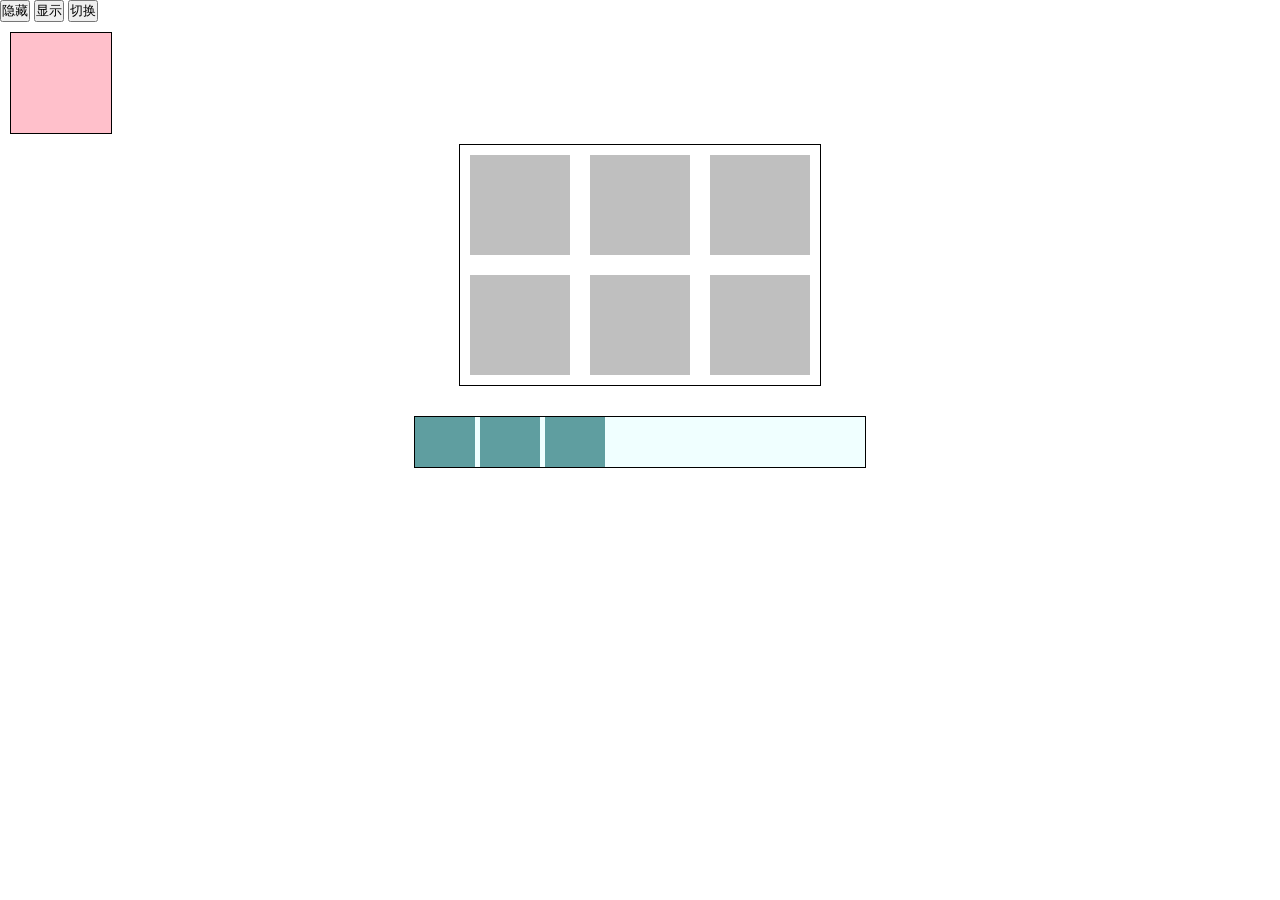
<file: jquery/animation/index.html>
﻿<!DOCTYPE html>
<html>
	<head>
		<meta http-equiv="Content-Type" content="text/html; charset=ANSI"> 
		<title></title>
		
		<link rel="stylesheet" type="text/css" href="style.css">
		<script src="https://libs.baidu.com/jquery/2.0.0/jquery.js"></script>
		<script type="text/javascript" src="main.js"></script>
		
	</head>
	<body>



<script src="https://libs.baidu.com/jquery/2.0.0/jquery.js"></script>
<div class="div1">

<input type="button" value="隐藏">
<input type="button" value="显示"">
<input type="button" value="切换">


<div id="d1"></div>
</div>



<div id="div2">
    <li></li>
    <li></li>
    <li></li>
    <li></li>
    <li></li>
    <li></li>
</div>


<div id="div3">
    <li></li>
    <li></li>
    <li></li>
 
</div>




	</body>
</html>
</file>
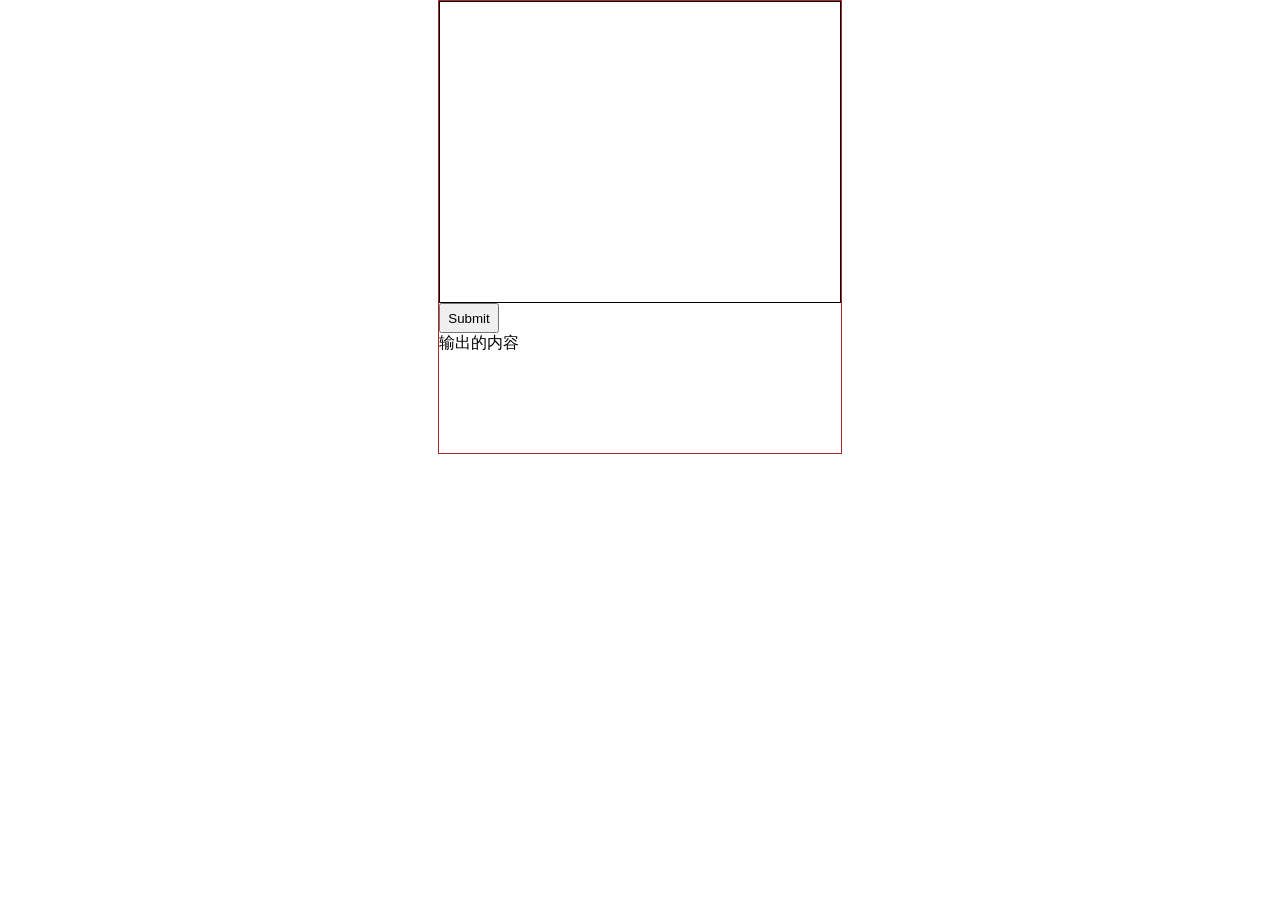
<file: jquery/event/index.html>
﻿

<!DOCTYPE html>
<html>
	<head>
		<meta charset="utf-8">
		<title></title>
		<link rel="stylesheet" type="text/css" href="style.css">
		<script src="https://libs.baidu.com/jquery/2.0.0/jquery.js"></script>
		<script type="text/javascript" src="main.js"></script>
	</head>
	<body>
		<div id="div1">

    		<input type="textarea" class="content" />

    		<div class="buttom">
        		<p>
            			<input type="submit" class="btn" />
        		</p>
        		<ul class="sendbar">输出的内容</ul>
    		</div>

</div>
	</body>
</html>
</file>
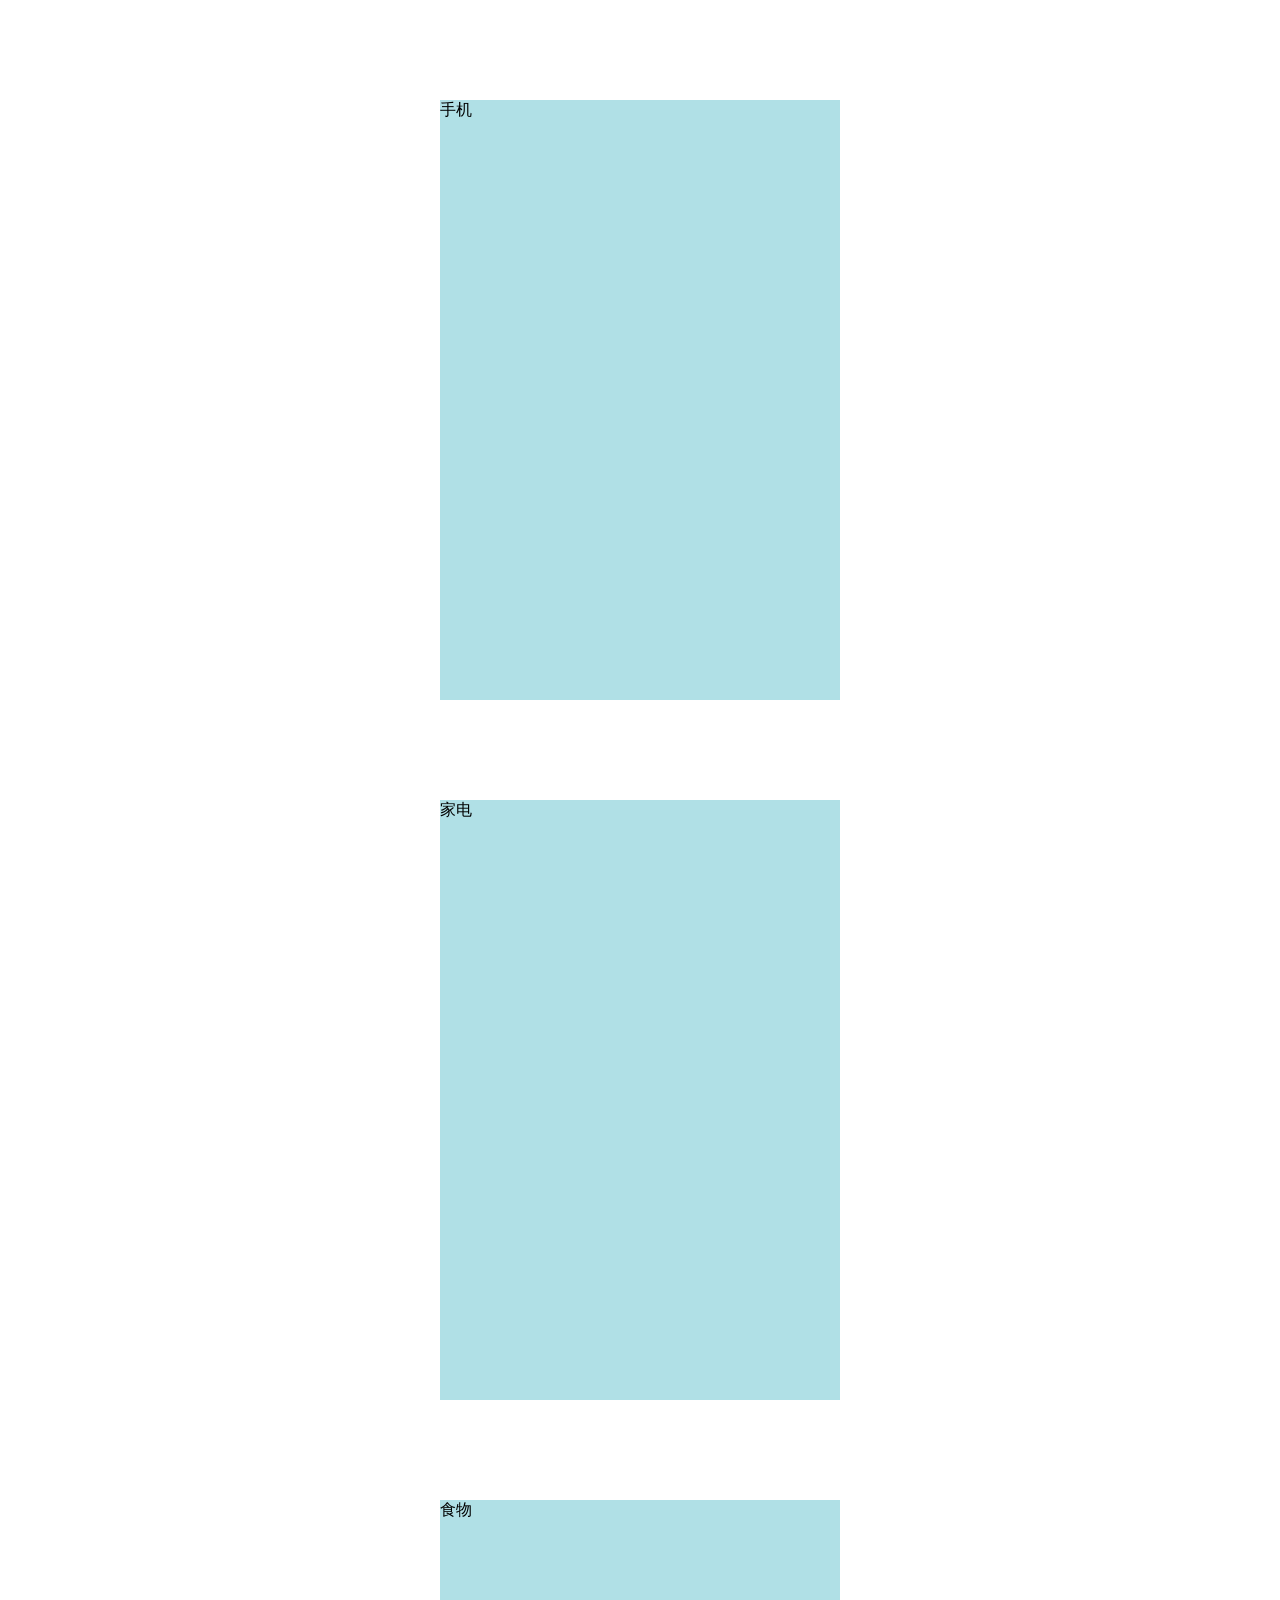
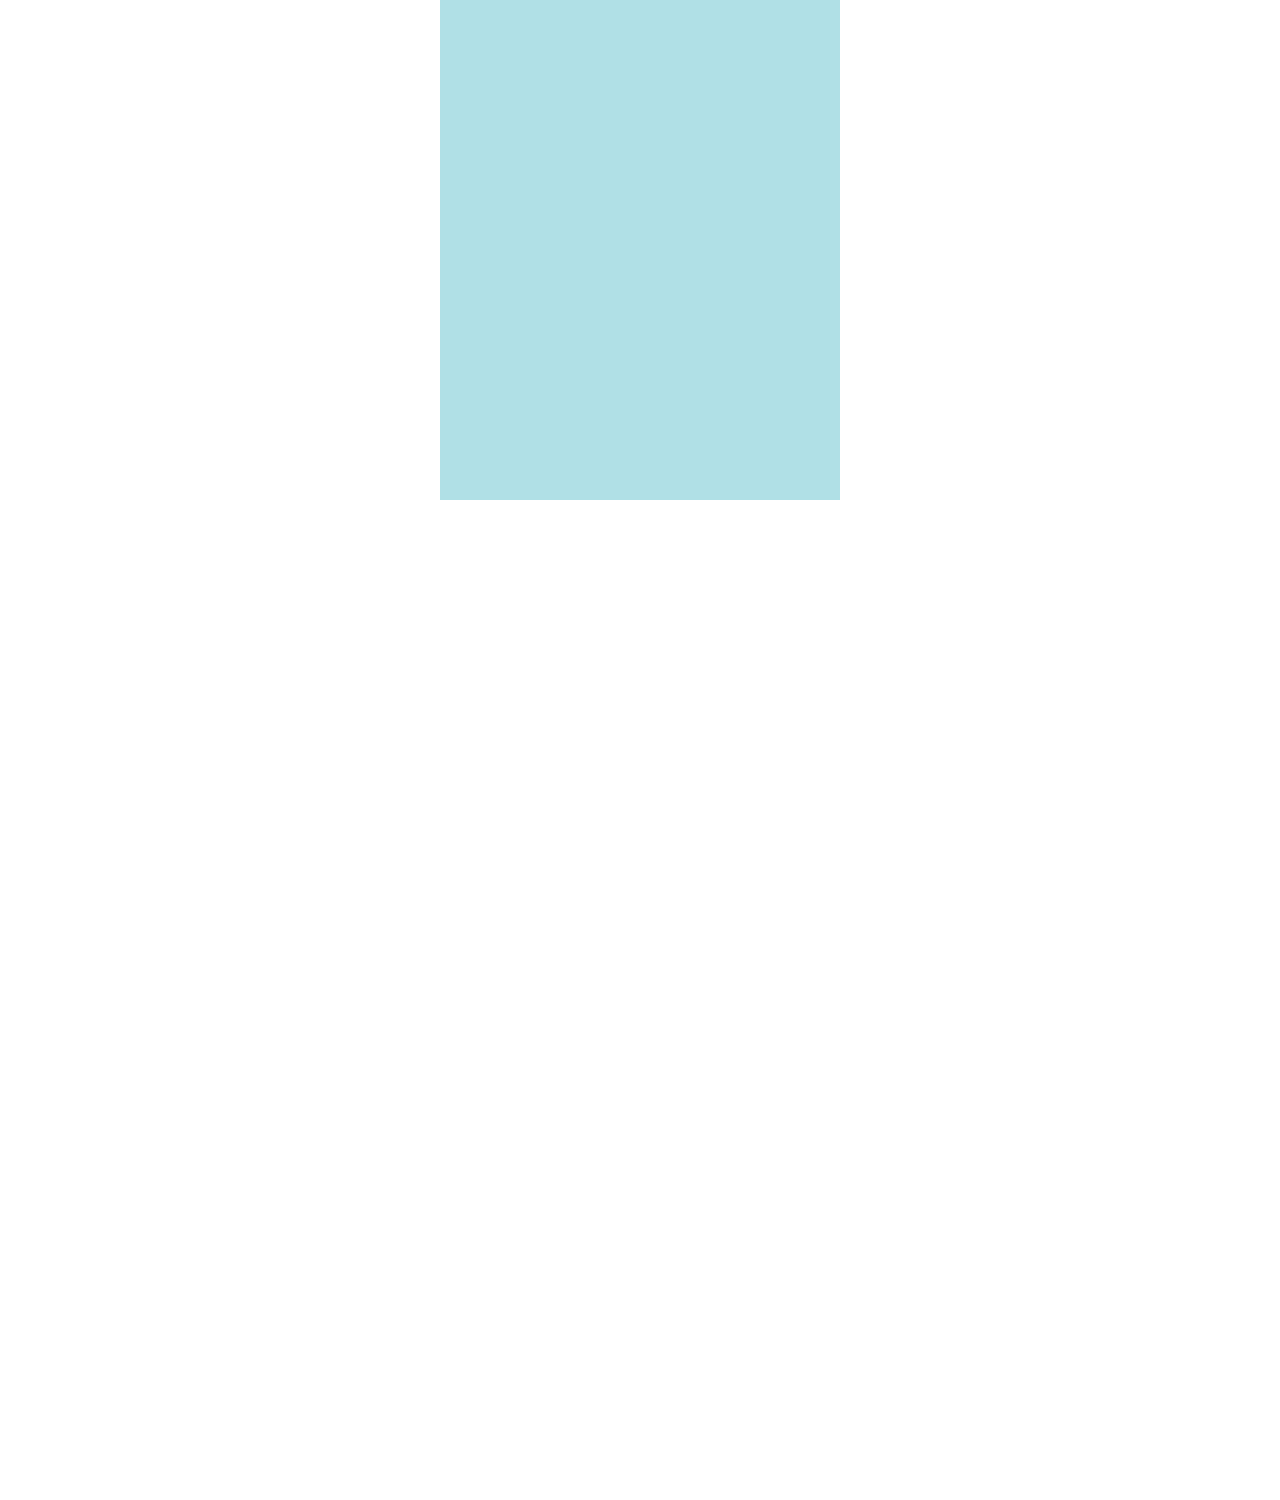
<file: jquery/nav/index.html>
﻿<!DOCTYPE html>
<html>
	<head>
		<meta http-equiv="Content-Type" content="text/html; charset=ANSI"> 
		<title></title>
		
		<link rel="stylesheet" type="text/css" href="style.css">
		<script src="https://libs.baidu.com/jquery/2.0.0/jquery.js"></script>
		<script type="text/javascript" src="main.js"></script>
		
	</head>
	<body style="height:3000px">




<script src="https://libs.baidu.com/jquery/2.0.0/jquery.js"></script>

<ul class="fixedTool" >
    <li class="current" >手机</li>
    <li>家电</li>
    <li>食物</li>
</ul>

<div class="souji w ">手机</div>
<div class="souji w">家电</div>
<div class="souji w">食物</div>






	</body>
</html>
</file>
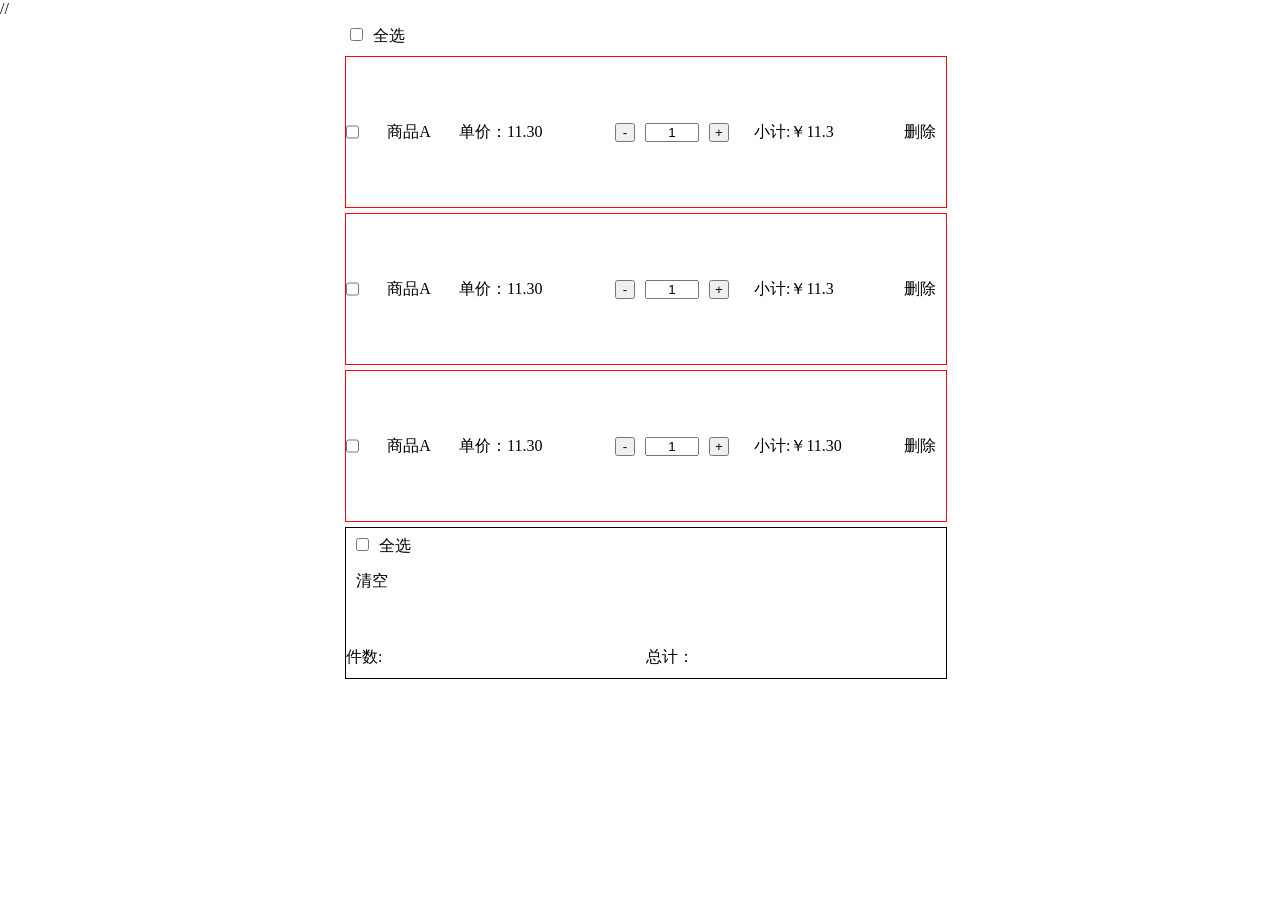
<file: jquery/shopCart/index.html>
﻿<!DOCTYPE html>
<html>
	<head>
		
		<title></title>
//<meta http-equiv="Content-Type" content="text/html; charset=utf-8" />
		<link rel="stylesheet" type="text/css" href="style.css">
		<script type="text/javascript" src="main.js"></script>
		<script src="https://libs.baidu.com/jquery/2.0.0/jquery.js"></script>
	</head>
	<body>




<div id="div1">

<div id="shop">

    <ul>
         <input type="checkbox" class="checkA"  style="margin:10px"/>全选<br/>
        <li>
            <input type="checkbox" class="checkS fl" />
            <div class="fl commodity"> 商品A </div>
            <p class = "fl price"> 单价：11.30 </p>
            <input type = "button" value =" - " class="recrease" />
            <input type = "text" value ="1" class="amount" />
            <input type = "button" value =" + " class="increase"" />
            <a class="del fr">删除</a>
            <p class = "fr subtotal" >小计:￥11.3</p>  
        </li>
       
        <li>
            <input type="checkbox" class="checkS fl" />
            <div class="fl commodity"> 商品A </div>
            <p class = "fl price"> 单价：11.30 </p>
            <input type = "button" value =" - " class="recrease" />
            <input type = "text" value ="1" class="amount" />
            <input type = "button" value =" + " class="increase"" />
            <a class="del fr">删除</a>
            <p class = "fr subtotal" >小计:￥11.3</p>    
        </li>
       
       <li>
            <input type="checkbox" class="checkS fl" />
            <div class="fl commodity"> 商品A </div>
            <p class = "fl price"> 单价：11.30 </p>
            <input type = "button" value =" - " class="recrease" />
            <input type = "text" value ="1" class="amount" />
            <input type = "button" value =" + " class="increase"" />
            <a class="del fr">删除</a>
            <p class = "fr subtotal" >小计:￥11.30</p>           
        </li>

        <div class="divBt">
            <input type="checkbox" class="checkA"  style="margin:10px"/>全选<br/>
            <a class="clearA fl" >清空</a>
            <a class="moneyA">总计：</a>
            <p class="countA">件数:</p>
        </div>

    </ul>

    

</div>











	</body>
</html>
</file>
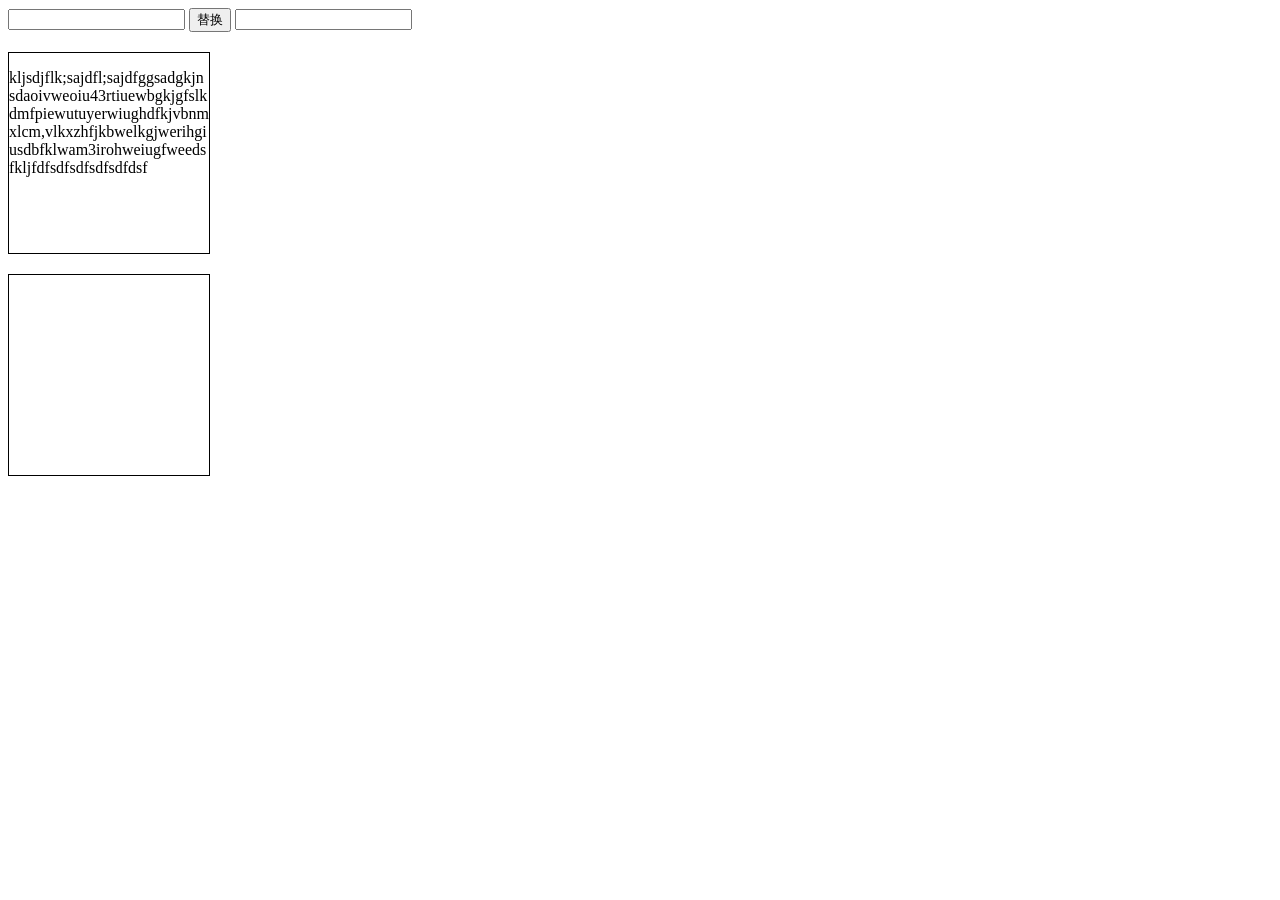
<file: js/contentFind/index.html>
﻿<!DOCTYPE html>
<html>
	<head>
		<meta charset="utf-8">
		<title></title>
		<link rel="stylesheet" type="text/css" href="style.css">
		<script type="text/javascript" src="main.js"></script>

	</head>
	<body>

<input type='text' />
<input type='button' value='替换' />
<input type='text' />

<div id='div1'>
  <p id='p1'> kljsdjflk;sajdfl;sajdfggsadgkjnsdaoivweoiu43rtiuewbgkjgfslkdmfpiewutuyerwiughdfkjvbnmxlcm,vlkxzhfjkbwelkgjwerihgiusdbfklwam3irohweiugfweedsfkljfdfsdfsdfsdfsdfdsf
  </p>
</div>
<div id='div2'></div>


	</body>
</html>
</file>
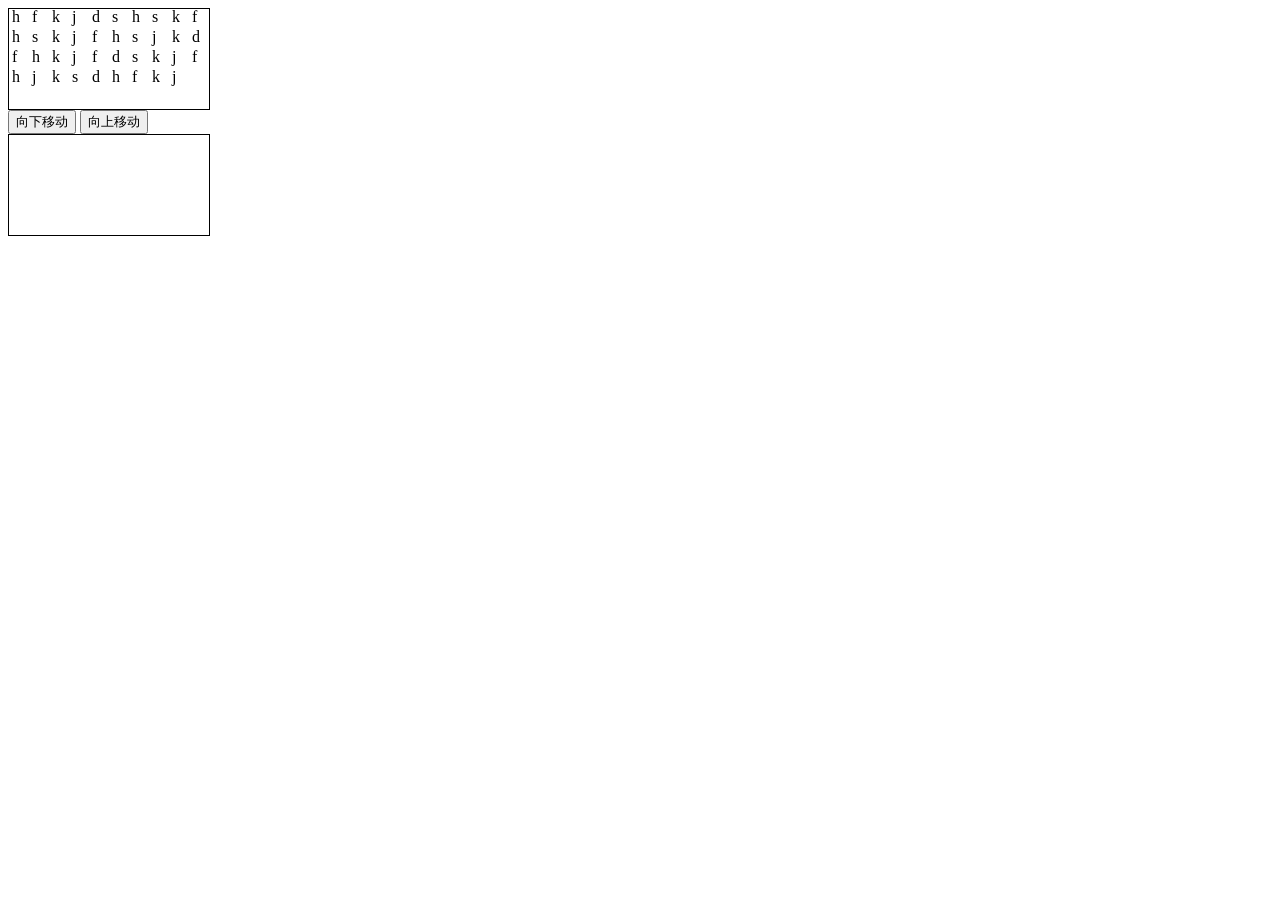
<file: js/contentMove/index.html>
﻿<!DOCTYPE html>
<html>
	<head>
		<meta charset="utf-8">
		<title></title>
		<link rel="stylesheet" type="text/css" href="style.css">
		<script type="text/javascript" src="main.js"></script>

	</head>
	<body>

<div id="box">
  		<div id="topdiv"></div>
  		<input type="button" value="向下移动"/>
  		<input type="button" value="向上移动"/>
  		<div id="bottomdiv"></div>
</div>

	</body>
</html>
</file>
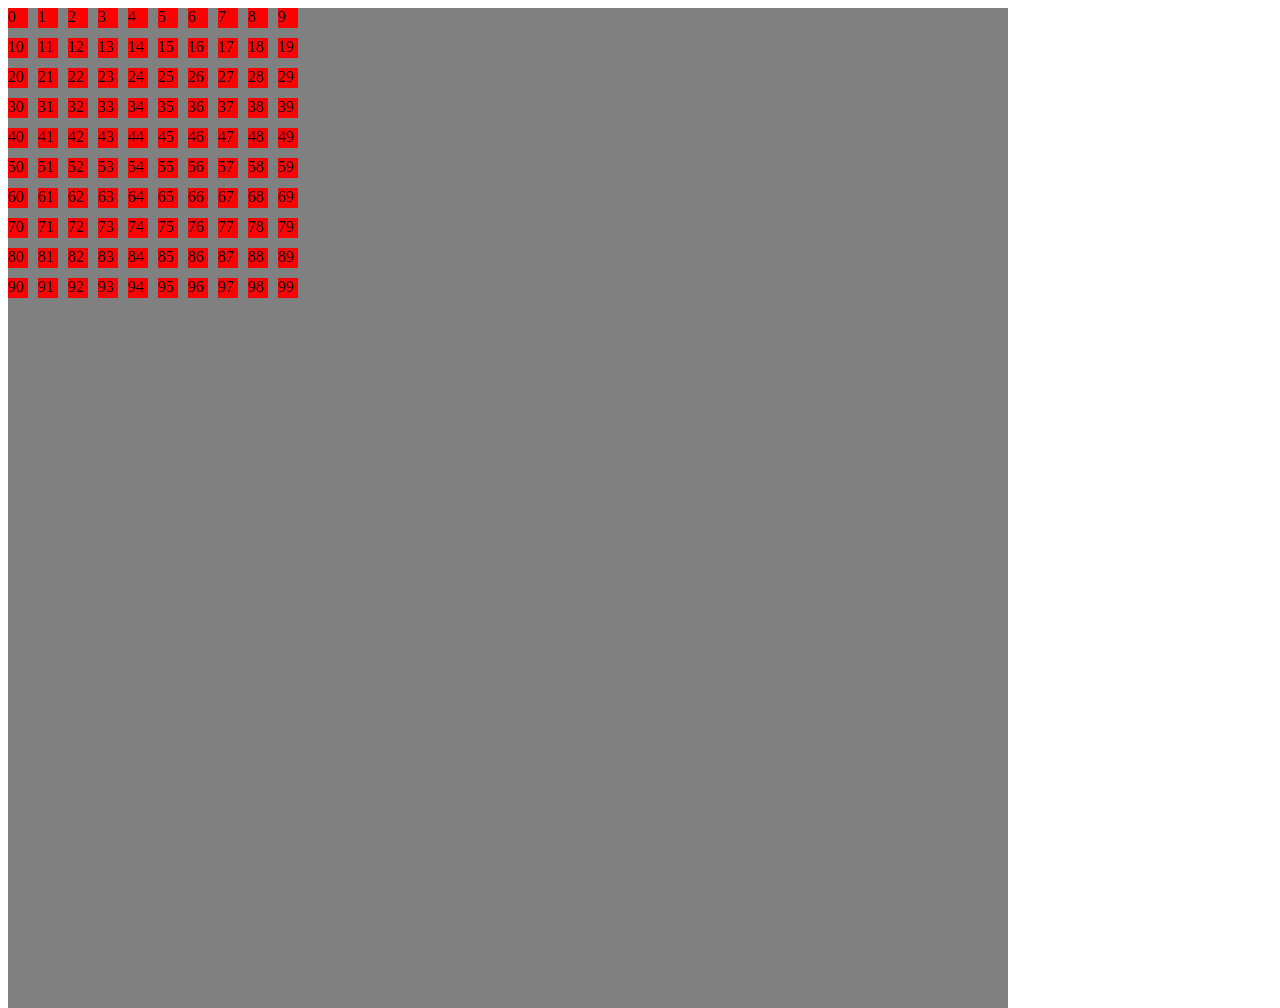
<file: js/createDiv/index.html>
﻿<!DOCTYPE html>
<html>
	<head>
		<meta charset="utf-8">
		<title></title>
		<link rel="stylesheet" type="text/css" href="style.css">
		<script type="text/javascript" src="main.js"></script>

	</head>
	<body>

<div id="box"></div>

	</body>
</html>
</file>
<file: assets/css/main.css>
/* ==========================================================================
   TechNotes · 全站样式
   纯静态、零依赖。修改颜色只需动 :root 里的变量。
   ========================================================================== */

/* ---------- 1. 设计变量 ---------- */
:root {
  --font-sans: -apple-system, BlinkMacSystemFont, "Segoe UI", "PingFang SC",
    "Hiragino Sans GB", "Microsoft YaHei", "Noto Sans SC", Roboto, Helvetica, Arial, sans-serif;
  --font-mono: ui-monospace, SFMono-Regular, "SF Mono", Menlo, Consolas,
    "Liberation Mono", "Courier New", monospace;

  --bg: #f7f8fa;
  --bg-soft: #eef1f5;
  --surface: #ffffff;
  --surface-2: #f1f4f8;
  --border: #e2e7ee;
  --border-strong: #cbd5e1;
  --text: #0d1620;
  --text-2: #55606d;
  --text-3: #8a95a3;
  --accent: #2563eb;
  --accent-soft: rgba(37, 99, 235, 0.1);
  --code-bg: #f6f8fb;
  --header-bg: rgba(247, 248, 250, 0.86);
  --grid: rgba(13, 22, 32, 0.055);
  --glow: rgba(37, 99, 235, 0.13);
  --shadow-sm: 0 1px 2px rgba(13, 22, 32, 0.05);
  --shadow: 0 1px 2px rgba(13, 22, 32, 0.04), 0 10px 30px -18px rgba(13, 22, 32, 0.25);
  --shadow-lg: 0 2px 4px rgba(13, 22, 32, 0.04), 0 22px 50px -24px rgba(13, 22, 32, 0.35);

  --maxw: 1120px;
  --radius: 14px;
}

html[data-theme="dark"] {
  --bg: #080b10;
  --bg-soft: #0d131b;
  --surface: #0f161f;
  --surface-2: #151e29;
  --border: #1d2836;
  --border-strong: #2c3b4d;
  --text: #e9eff6;
  --text-2: #97a5b4;
  --text-3: #6a7889;
  --accent: #4d9fff;
  --accent-soft: rgba(77, 159, 255, 0.13);
  --code-bg: #0b121a;
  --header-bg: rgba(8, 11, 16, 0.82);
  --grid: rgba(255, 255, 255, 0.045);
  --glow: rgba(77, 159, 255, 0.16);
  --shadow-sm: 0 1px 2px rgba(0, 0, 0, 0.4);
  --shadow: 0 1px 2px rgba(0, 0, 0, 0.4), 0 14px 34px -20px rgba(0, 0, 0, 0.8);
  --shadow-lg: 0 2px 6px rgba(0, 0, 0, 0.5), 0 28px 60px -28px rgba(0, 0, 0, 0.9);
}

/* ---------- 2. 基础 ---------- */
*,
*::before,
*::after { box-sizing: border-box; }

html { -webkit-text-size-adjust: 100%; scroll-behavior: smooth; }

body {
  margin: 0;
  background: var(--bg);
  color: var(--text);
  font-family: var(--font-sans);
  font-size: 16px;
  line-height: 1.65;
  -webkit-font-smoothing: antialiased;
  -moz-osx-font-smoothing: grayscale;
  transition: background-color 0.25s ease, color 0.25s ease;
}

img { max-width: 100%; }
[hidden] { display: none !important; }
a { color: inherit; }
::selection { background: var(--accent-soft); color: var(--text); }

:focus-visible {
  outline: 2px solid var(--accent);
  outline-offset: 2px;
  border-radius: 6px;
}

.wrap {
  width: 100%;
  max-width: var(--maxw);
  margin: 0 auto;
  padding: 0 22px;
}

.i { width: 1em; height: 1em; flex: none; }

/* ---------- 3. 顶栏 ---------- */
.site-header {
  position: sticky;
  top: 0;
  z-index: 60;
  background: var(--header-bg);
  -webkit-backdrop-filter: blur(14px) saturate(160%);
  backdrop-filter: blur(14px) saturate(160%);
  border-bottom: 1px solid var(--border);
}

.header-inner {
  display: flex;
  align-items: center;
  gap: 14px;
  height: 62px;
}

.brand {
  display: flex;
  align-items: center;
  gap: 10px;
  text-decoration: none;
  color: inherit;
  flex: none;
}

.brand .mark {
  width: 30px;
  height: 30px;
  border-radius: 9px;
  display: grid;
  place-items: center;
  font-family: var(--font-mono);
  font-size: 12px;
  font-weight: 700;
  letter-spacing: -0.5px;
  color: #fff;
  background: linear-gradient(135deg, #2563eb, #06b6d4);
  box-shadow: 0 5px 14px -6px rgba(37, 99, 235, 0.85);
}

.brand .bname {
  font-weight: 650;
  font-size: 15.5px;
  letter-spacing: -0.01em;
  line-height: 1.1;
}
.brand .bsub {
  display: block;
  font-family: var(--font-mono);
  font-size: 10.5px;
  font-weight: 400;
  letter-spacing: 0.12em;
  color: var(--text-3);
  text-transform: uppercase;
  margin-top: 2px;
}

.nav {
  display: flex;
  align-items: center;
  gap: 2px;
  margin-left: auto;
}

.nav a {
  padding: 7px 11px;
  border-radius: 9px;
  font-size: 14px;
  color: var(--text-2);
  text-decoration: none;
  white-space: nowrap;
  transition: background 0.15s, color 0.15s;
}
.nav a:hover { background: var(--surface-2); color: var(--text); }
.nav a.active { color: var(--text); background: var(--surface-2); font-weight: 550; }

.icon-btn {
  width: 34px;
  height: 34px;
  display: grid;
  place-items: center;
  border: 1px solid var(--border);
  border-radius: 9px;
  background: var(--surface);
  color: var(--text-2);
  cursor: pointer;
  padding: 0;
  font-size: 15px;
  transition: 0.16s;
  flex: none;
}
.icon-btn:hover { color: var(--text); border-color: var(--border-strong); }

/* ---------- 4. 按钮 / 标签 ---------- */
.btn {
  display: inline-flex;
  align-items: center;
  justify-content: center;
  gap: 7px;
  height: 40px;
  padding: 0 16px;
  border-radius: 10px;
  border: 1px solid transparent;
  font-size: 14px;
  font-weight: 550;
  font-family: inherit;
  text-decoration: none;
  cursor: pointer;
  white-space: nowrap;
  transition: transform 0.16s, filter 0.16s, border-color 0.16s, background 0.16s;
}
.btn .i { font-size: 15px; }
.btn-primary {
  background: var(--accent);
  color: #fff;
  box-shadow: 0 8px 20px -10px var(--accent);
}
.btn-primary:hover { filter: brightness(1.08); transform: translateY(-1px); }
.btn-ghost {
  background: var(--surface);
  border-color: var(--border);
  color: var(--text);
}
.btn-ghost:hover { border-color: var(--border-strong); transform: translateY(-1px); }
.btn-sm { height: 34px; padding: 0 13px; font-size: 13px; border-radius: 9px; }
.btn:disabled { opacity: 0.55; cursor: not-allowed; transform: none !important; }

.badge {
  display: inline-flex;
  align-items: center;
  gap: 5px;
  height: 22px;
  padding: 0 9px;
  border-radius: 6px;
  font-size: 11.5px;
  font-weight: 550;
  letter-spacing: 0.02em;
  color: var(--c, var(--accent));
  background: var(--cbg, var(--accent-soft));
  white-space: nowrap;
}
.badge .dot {
  width: 5px;
  height: 5px;
  border-radius: 50%;
  background: currentColor;
}

.chip {
  display: inline-flex;
  align-items: center;
  gap: 6px;
  height: 32px;
  padding: 0 13px;
  border-radius: 8px;
  border: 1px solid var(--border);
  background: var(--surface);
  color: var(--text-2);
  font-size: 13px;
  font-family: inherit;
  cursor: pointer;
  transition: 0.15s;
}
.chip:hover { border-color: var(--border-strong); color: var(--text); }
.chip[aria-pressed="true"] {
  background: var(--text);
  border-color: var(--text);
  color: var(--bg);
  font-weight: 550;
}
.chip .n {
  font-family: var(--font-mono);
  font-size: 11px;
  opacity: 0.65;
}

.tag {
  font-family: var(--font-mono);
  font-size: 12px;
  color: var(--text-3);
  text-decoration: none;
}
.tag::before { content: "#"; opacity: 0.6; margin-right: 1px; }
a.tag:hover { color: var(--accent); }

/* ---------- 5. 首屏 ---------- */
.hero {
  position: relative;
  overflow: hidden;
  padding: 66px 0 58px;
  border-bottom: 1px solid var(--border);
}

.hero::before {
  content: "";
  position: absolute;
  inset: 0;
  background-image:
    linear-gradient(var(--grid) 1px, transparent 1px),
    linear-gradient(90deg, var(--grid) 1px, transparent 1px);
  background-size: 46px 46px;
  -webkit-mask-image: radial-gradient(ellipse 80% 70% at 25% 15%, #000 25%, transparent 78%);
  mask-image: radial-gradient(ellipse 80% 70% at 25% 15%, #000 25%, transparent 78%);
  pointer-events: none;
}

.hero::after {
  content: "";
  position: absolute;
  width: 560px;
  height: 560px;
  right: -160px;
  top: -260px;
  background: radial-gradient(circle, var(--glow), transparent 65%);
  pointer-events: none;
}

.hero-inner {
  position: relative;
  display: grid;
  grid-template-columns: 1.1fr 0.9fr;
  gap: 56px;
  align-items: center;
}

.eyebrow {
  display: inline-flex;
  align-items: center;
  gap: 9px;
  font-family: var(--font-mono);
  font-size: 11.5px;
  letter-spacing: 0.16em;
  text-transform: uppercase;
  color: var(--accent);
}
.eyebrow::before {
  content: "";
  width: 22px;
  height: 1px;
  background: var(--accent);
  opacity: 0.7;
}

.hero h1 {
  margin: 16px 0 16px;
  font-size: clamp(2rem, 4.1vw, 3.05rem);
  line-height: 1.16;
  letter-spacing: -0.03em;
  font-weight: 700;
}

.hero-sub {
  margin: 0 0 26px;
  font-size: 15.5px;
  color: var(--text-2);
  max-width: 44ch;
}

.hero-actions {
  display: flex;
  flex-wrap: wrap;
  gap: 10px;
  margin-bottom: 30px;
}

.hero-stats {
  display: flex;
  flex-wrap: wrap;
  gap: 34px;
  padding-top: 22px;
  border-top: 1px solid var(--border);
}
.hero-stats .st { display: flex; flex-direction: column; gap: 2px; }
.hero-stats strong {
  font-size: 22px;
  font-weight: 650;
  letter-spacing: -0.02em;
  font-variant-numeric: tabular-nums;
  line-height: 1.2;
}
.hero-stats span {
  font-size: 11.5px;
  letter-spacing: 0.06em;
  color: var(--text-3);
  text-transform: uppercase;
  font-family: var(--font-mono);
}

/* 终端面板 */
.hero-panel {
  border: 1px solid var(--border);
  border-radius: var(--radius);
  background: var(--surface);
  box-shadow: var(--shadow-lg);
  overflow: hidden;
  font-family: var(--font-mono);
  font-size: 12.5px;
}
.panel-bar {
  display: flex;
  align-items: center;
  gap: 6px;
  padding: 11px 14px;
  border-bottom: 1px solid var(--border);
  background: var(--surface-2);
}
.panel-bar span {
  width: 9px;
  height: 9px;
  border-radius: 50%;
  background: var(--border-strong);
}
.panel-bar span:nth-child(1) { background: #ff5f57; opacity: 0.75; }
.panel-bar span:nth-child(2) { background: #febc2e; opacity: 0.75; }
.panel-bar span:nth-child(3) { background: #28c840; opacity: 0.75; }
.panel-bar em {
  margin-left: auto;
  font-style: normal;
  color: var(--text-3);
  font-size: 11px;
}
.panel-body { padding: 14px; display: flex; flex-direction: column; gap: 7px; }
.panel-line { color: var(--text-2); white-space: nowrap; overflow: hidden; text-overflow: ellipsis; }
.panel-line .p { color: var(--accent); margin-right: 6px; }
.panel-line.out { padding-left: 14px; color: var(--text-3); }
.panel-line.out b { color: var(--text-2); font-weight: 500; font-variant-numeric: tabular-nums; }
.cursor {
  display: inline-block;
  width: 7px;
  height: 13px;
  background: var(--accent);
  vertical-align: -2px;
  animation: blink 1.15s steps(1) infinite;
}
@keyframes blink { 0%, 50% { opacity: 1; } 50.01%, 100% { opacity: 0; } }

/* ---------- 6. 区块 ---------- */
.section { padding: 52px 0 8px; }
.section:last-of-type { padding-bottom: 56px; }

.section-head {
  display: flex;
  align-items: flex-end;
  justify-content: space-between;
  gap: 16px;
  margin-bottom: 20px;
}
.section-head h2 {
  margin: 0;
  font-size: 1.22rem;
  letter-spacing: -0.015em;
  font-weight: 650;
  display: flex;
  align-items: center;
  gap: 10px;
}
.section-head h2 .num {
  font-family: var(--font-mono);
  font-size: 12px;
  font-weight: 500;
  color: var(--text-3);
  border: 1px solid var(--border);
  border-radius: 6px;
  padding: 1px 6px;
}
.section-head p { margin: 4px 0 0; font-size: 13.5px; color: var(--text-3); }
.section-head .more {
  font-size: 13px;
  color: var(--text-2);
  text-decoration: none;
  display: inline-flex;
  align-items: center;
  gap: 4px;
  flex: none;
}
.section-head .more:hover { color: var(--accent); }

/* ---------- 7. 分类卡片 ---------- */
.cat-grid {
  display: grid;
  grid-template-columns: repeat(auto-fit, minmax(232px, 1fr));
  gap: 14px;
}

.cat-card {
  position: relative;
  display: flex;
  flex-direction: column;
  gap: 9px;
  padding: 20px;
  min-height: 172px;
  border: 1px solid var(--border);
  border-radius: var(--radius);
  background: var(--surface);
  text-decoration: none;
  color: inherit;
  overflow: hidden;
  transition: transform 0.2s, border-color 0.2s, box-shadow 0.2s;
}
.cat-card::after {
  content: "";
  position: absolute;
  inset: 0;
  background: radial-gradient(circle at 100% 0, var(--c, var(--accent)), transparent 58%);
  opacity: 0;
  transition: opacity 0.25s;
  pointer-events: none;
}
.cat-card:hover {
  transform: translateY(-3px);
  border-color: var(--border-strong);
  box-shadow: var(--shadow);
}
.cat-card:hover::after { opacity: 0.09; }

.cat-icon {
  width: 36px;
  height: 36px;
  border-radius: 10px;
  display: grid;
  place-items: center;
  background: var(--c, var(--accent));
  color: #fff;
  font-size: 18px;
  box-shadow: 0 6px 16px -8px var(--c, var(--accent));
}
.cat-card h3 {
  margin: 4px 0 0;
  font-size: 16.5px;
  font-weight: 650;
  letter-spacing: -0.01em;
}
.cat-card p {
  margin: 0;
  font-size: 13px;
  line-height: 1.6;
  color: var(--text-3);
}
.cat-meta {
  margin-top: auto;
  display: flex;
  align-items: center;
  justify-content: space-between;
  font-family: var(--font-mono);
  font-size: 11.5px;
  color: var(--text-3);
  padding-top: 8px;
}
.cat-meta .go { display: inline-flex; align-items: center; gap: 3px; }

.cat-card.add {
  border-style: dashed;
  background: transparent;
  justify-content: center;
  align-items: flex-start;
  cursor: pointer;
  color: var(--text-3);
  font-family: inherit;
  text-align: left;
  width: 100%;
}
.cat-card.add .cat-icon {
  background: var(--surface-2);
  color: var(--text-3);
  box-shadow: none;
  border: 1px dashed var(--border-strong);
}
.cat-card.add h3 { color: var(--text-2); }
.cat-card.add:hover { color: var(--text-2); }

/* ---------- 8. 日志时间线 ---------- */
.timeline { display: flex; flex-direction: column; }

.post-row {
  display: grid;
  grid-template-columns: 92px minmax(0, 1fr) 22px;
  gap: 18px;
  align-items: start;
  padding: 17px 14px;
  margin: 0 -14px;
  border-radius: 11px;
  border-bottom: 1px solid var(--border);
  text-decoration: none;
  color: inherit;
  transition: background 0.15s;
}
.post-row:last-child { border-bottom: 0; }
.post-row:hover { background: var(--surface); }

.post-date {
  font-family: var(--font-mono);
  font-size: 12px;
  color: var(--text-3);
  padding-top: 3px;
  font-variant-numeric: tabular-nums;
  line-height: 1.4;
}
.post-date b { display: block; font-size: 14px; font-weight: 500; color: var(--text-2); }

.post-row-main { min-width: 0; }
.post-row-title {
  display: flex;
  align-items: center;
  gap: 9px;
  flex-wrap: wrap;
  margin-bottom: 4px;
}
.post-row-title h3 {
  margin: 0;
  font-size: 16px;
  font-weight: 600;
  letter-spacing: -0.01em;
  line-height: 1.45;
}
.post-row:hover .post-row-title h3 { color: var(--accent); }
.post-row-desc {
  margin: 0;
  font-size: 13.5px;
  color: var(--text-3);
  line-height: 1.6;
  display: -webkit-box;
  -webkit-line-clamp: 2;
  -webkit-box-orient: vertical;
  overflow: hidden;
}
.post-row-tags {
  display: flex;
  flex-wrap: wrap;
  gap: 12px;
  margin-top: 8px;
}
.post-row-go {
  color: var(--text-3);
  font-size: 15px;
  padding-top: 2px;
  opacity: 0;
  transform: translateX(-4px);
  transition: 0.18s;
}
.post-row:hover .post-row-go { opacity: 1; transform: none; color: var(--accent); }

.pin {
  font-size: 10.5px;
  font-family: var(--font-mono);
  color: #b45309;
  background: rgba(245, 158, 11, 0.14);
  border-radius: 5px;
  padding: 1px 6px;
  letter-spacing: 0.04em;
}
html[data-theme="dark"] .pin { color: #fbbf24; }

/* ---------- 9. 筛选栏 ---------- */
.filter-bar {
  display: flex;
  flex-wrap: wrap;
  gap: 8px;
  align-items: center;
  margin: 4px 0 18px;
}
.search {
  position: relative;
  flex: 1 1 220px;
  min-width: 180px;
}
.search .ic {
  position: absolute;
  left: 11px;
  top: 50%;
  transform: translateY(-50%);
  color: var(--text-3);
  font-size: 15px;
  display: flex;
}
.search input {
  width: 100%;
  height: 34px;
  border-radius: 9px;
  border: 1px solid var(--border);
  background: var(--surface);
  color: var(--text);
  padding: 0 12px 0 34px;
  font-size: 13.5px;
  font-family: inherit;
  outline: none;
  transition: border-color 0.16s;
}
.search input:focus { border-color: var(--accent); }
.search input::placeholder { color: var(--text-3); }

.empty {
  padding: 46px 20px;
  text-align: center;
  color: var(--text-3);
  font-size: 13.5px;
  border: 1px dashed var(--border);
  border-radius: var(--radius);
}

/* ---------- 10. 卡片网格（分类页） ---------- */
.card-grid {
  display: grid;
  grid-template-columns: repeat(auto-fill, minmax(300px, 1fr));
  gap: 16px;
}

.post-card {
  display: flex;
  flex-direction: column;
  border: 1px solid var(--border);
  border-radius: var(--radius);
  background: var(--surface);
  overflow: hidden;
  text-decoration: none;
  color: inherit;
  transition: transform 0.2s, border-color 0.2s, box-shadow 0.2s;
}
.post-card:hover {
  transform: translateY(-3px);
  border-color: var(--border-strong);
  box-shadow: var(--shadow);
}
.post-card-cover {
  position: relative;
  height: 132px;
  background: linear-gradient(135deg, var(--c, var(--accent)) 10%, rgba(9, 15, 22, 0.72));
  display: grid;
  place-items: center;
  color: rgba(255, 255, 255, 0.92);
  font-size: 34px;
  overflow: hidden;
}
.post-card-cover::after {
  content: "";
  position: absolute;
  inset: 0;
  background-image: radial-gradient(rgba(255, 255, 255, 0.22) 1px, transparent 1px);
  background-size: 12px 12px;
  opacity: 0.5;
}
.post-card-cover img {
  width: 100%;
  height: 100%;
  object-fit: cover;
  position: relative;
  z-index: 1;
}
.post-card-body { padding: 16px 18px 18px; display: flex; flex-direction: column; gap: 7px; flex: 1; }
.post-card-body .meta {
  font-family: var(--font-mono);
  font-size: 11.5px;
  color: var(--text-3);
  display: flex;
  align-items: center;
  gap: 8px;
}
.post-card-body h3 {
  margin: 0;
  font-size: 15.5px;
  font-weight: 620;
  line-height: 1.45;
  letter-spacing: -0.01em;
}
.post-card:hover h3 { color: var(--accent); }
.post-card-body p {
  margin: 0;
  font-size: 13px;
  color: var(--text-3);
  line-height: 1.6;
  display: -webkit-box;
  -webkit-line-clamp: 2;
  -webkit-box-orient: vertical;
  overflow: hidden;
}
.post-card-body .tags { display: flex; flex-wrap: wrap; gap: 10px; margin-top: auto; padding-top: 10px; }

/* ---------- 11. 文章页 ---------- */
.article-layout {
  display: grid;
  grid-template-columns: minmax(0, 1fr) 208px;
  gap: 52px;
  align-items: start;
  padding: 34px 0 64px;
}

.breadcrumb {
  display: flex;
  align-items: center;
  gap: 7px;
  font-size: 12.5px;
  color: var(--text-3);
  margin-bottom: 16px;
  flex-wrap: wrap;
}
.breadcrumb a { color: var(--text-2); text-decoration: none; }
.breadcrumb a:hover { color: var(--accent); }

.article-title {
  margin: 0 0 16px;
  font-size: clamp(1.72rem, 3.3vw, 2.35rem);
  line-height: 1.25;
  letter-spacing: -0.025em;
  font-weight: 700;
}

.article-meta {
  display: flex;
  flex-wrap: wrap;
  align-items: center;
  gap: 8px 14px;
  font-family: var(--font-mono);
  font-size: 12px;
  color: var(--text-3);
  padding-bottom: 16px;
  margin-bottom: 26px;
  border-bottom: 1px solid var(--border);
}
.article-meta .sep { opacity: 0.4; }
.article-meta .tag-list { display: flex; gap: 10px; flex-wrap: wrap; }

.article-cover {
  margin: 0 0 28px;
  border-radius: var(--radius);
  border: 1px solid var(--border);
  overflow: hidden;
}

/* 正文排版 */
.prose {
  font-size: 16px;
  line-height: 1.85;
  color: var(--text);
  word-wrap: break-word;
}
.prose > *:first-child { margin-top: 0; }
.prose h2 {
  margin: 2.1em 0 0.75em;
  font-size: 1.32rem;
  font-weight: 650;
  letter-spacing: -0.015em;
  padding-bottom: 0.34em;
  border-bottom: 1px solid var(--border);
  scroll-margin-top: 84px;
}
.prose h3 {
  margin: 1.85em 0 0.6em;
  font-size: 1.1rem;
  font-weight: 620;
  letter-spacing: -0.01em;
  scroll-margin-top: 84px;
}
.prose h4 { margin: 1.6em 0 0.5em; font-size: 1rem; font-weight: 620; }
.prose p { margin: 0 0 1.15em; }
.prose ul,
.prose ol { margin: 0 0 1.15em; padding-left: 1.45em; }
.prose li { margin: 0.34em 0; }
.prose li::marker { color: var(--text-3); }
.prose ul ul,
.prose ol ol,
.prose ul ol,
.prose ol ul { margin: 0.34em 0; }
.prose a {
  color: var(--accent);
  text-decoration: none;
  border-bottom: 1px solid var(--accent-soft);
}
.prose a:hover { border-bottom-color: var(--accent); }
.prose strong { font-weight: 650; }
.prose code {
  font-family: var(--font-mono);
  font-size: 0.87em;
  background: var(--surface-2);
  border: 1px solid var(--border);
  border-radius: 5px;
  padding: 0.1em 0.4em;
  white-space: nowrap;
}
.prose blockquote {
  margin: 0 0 1.2em;
  padding: 0.75em 1.1em;
  border-left: 3px solid var(--accent);
  background: var(--accent-soft);
  border-radius: 0 8px 8px 0;
  color: var(--text-2);
}
.prose blockquote p:last-child { margin-bottom: 0; }
.prose hr { border: 0; border-top: 1px solid var(--border); margin: 2.2em 0; }
.prose img {
  display: block;
  max-width: 100%;
  margin: 1.4em auto;
  border-radius: 12px;
  border: 1px solid var(--border);
  cursor: zoom-in;
}
.prose .table-wrap { overflow-x: auto; margin: 0 0 1.3em; }
.prose table {
  width: 100%;
  border-collapse: collapse;
  font-size: 14px;
  line-height: 1.6;
}
.prose th,
.prose td {
  border: 1px solid var(--border);
  padding: 8px 12px;
  text-align: left;
  vertical-align: top;
}
.prose th { background: var(--surface-2); font-weight: 600; white-space: nowrap; }

.code-block {
  margin: 0 0 1.35em;
  border: 1px solid var(--border);
  border-radius: 12px;
  background: var(--code-bg);
  overflow: hidden;
}
.code-block figcaption {
  font-family: var(--font-mono);
  font-size: 10.5px;
  letter-spacing: 0.1em;
  text-transform: uppercase;
  color: var(--text-3);
  padding: 7px 14px;
  border-bottom: 1px solid var(--border);
  background: var(--surface-2);
}
.code-block pre { margin: 0; padding: 14px 16px; overflow-x: auto; }
.code-block pre code {
  background: none;
  border: 0;
  padding: 0;
  font-size: 12.8px;
  line-height: 1.72;
  white-space: pre;
  color: var(--text);
}

/* 目录 */
.toc {
  position: sticky;
  top: 86px;
  font-size: 13px;
  max-height: calc(100vh - 120px);
  overflow: auto;
}
.toc h4 {
  margin: 0 0 10px;
  font-family: var(--font-mono);
  font-size: 10.5px;
  letter-spacing: 0.14em;
  text-transform: uppercase;
  color: var(--text-3);
  font-weight: 500;
}
.toc a {
  display: block;
  padding: 4px 0 4px 12px;
  border-left: 1px solid var(--border);
  color: var(--text-3);
  text-decoration: none;
  line-height: 1.5;
  transition: 0.15s;
}
.toc a.lv3 { padding-left: 24px; font-size: 12.5px; }
.toc a:hover { color: var(--text); }
.toc a.active { color: var(--accent); border-left-color: var(--accent); }

/* 上下篇 */
.pager {
  display: grid;
  grid-template-columns: 1fr 1fr;
  gap: 14px;
  margin-top: 44px;
  padding-top: 26px;
  border-top: 1px solid var(--border);
}
.pager a {
  display: block;
  padding: 14px 16px;
  border: 1px solid var(--border);
  border-radius: 11px;
  text-decoration: none;
  color: inherit;
  transition: 0.18s;
}
.pager a:hover { border-color: var(--border-strong); background: var(--surface); }
.pager .lbl {
  font-family: var(--font-mono);
  font-size: 10.5px;
  letter-spacing: 0.1em;
  text-transform: uppercase;
  color: var(--text-3);
  display: block;
  margin-bottom: 4px;
}
.pager .ttl { font-size: 14px; font-weight: 550; line-height: 1.45; }
.pager .next { text-align: right; }

/* 灯箱 */
.lightbox {
  position: fixed;
  inset: 0;
  z-index: 200;
  background: rgba(6, 9, 13, 0.92);
  display: none;
  place-items: center;
  padding: 4vw;
  cursor: zoom-out;
}
.lightbox.on { display: grid; }
.lightbox img {
  max-width: 100%;
  max-height: 92vh;
  border-radius: 8px;
  box-shadow: 0 30px 80px -20px rgba(0, 0, 0, 0.8);
}

/* ---------- 12. 分类页头部 ---------- */
.cat-hero {
  position: relative;
  padding: 40px 0 32px;
  border-bottom: 1px solid var(--border);
  overflow: hidden;
}
.cat-hero::before {
  content: "";
  position: absolute;
  inset: 0;
  background: radial-gradient(circle at 8% 0%, var(--c, var(--accent)), transparent 55%);
  opacity: 0.1;
  pointer-events: none;
}
.cat-hero-inner { position: relative; display: flex; gap: 20px; align-items: flex-start; }
.cat-hero .cat-icon { width: 46px; height: 46px; border-radius: 13px; font-size: 22px; }
.cat-hero h1 { margin: 0 0 6px; font-size: 1.7rem; letter-spacing: -0.025em; }
.cat-hero p { margin: 0; color: var(--text-2); font-size: 14px; max-width: 62ch; }
.cat-hero .cm {
  margin-top: 12px;
  display: flex;
  gap: 16px;
  font-family: var(--font-mono);
  font-size: 11.5px;
  color: var(--text-3);
}

/* ---------- 13. 页脚 ---------- */
.site-footer {
  border-top: 1px solid var(--border);
  padding: 28px 0;
  margin-top: 24px;
  font-size: 12.5px;
  color: var(--text-3);
}
.footer-inner {
  display: flex;
  justify-content: space-between;
  align-items: center;
  gap: 14px;
  flex-wrap: wrap;
}
.footer-inner a { color: var(--text-2); text-decoration: none; }
.footer-inner a:hover { color: var(--accent); }
.footer-links { display: flex; align-items: center; gap: 16px; }

/* ---------- 14. 编辑器 ---------- */
.editor-head {
  padding: 30px 0 20px;
  border-bottom: 1px solid var(--border);
  margin-bottom: 24px;
}
.editor-head h1 { margin: 0 0 6px; font-size: 1.55rem; letter-spacing: -0.02em; }
.editor-head p { margin: 0; font-size: 13.5px; color: var(--text-3); }
.editor-head code {
  font-family: var(--font-mono);
  font-size: 12px;
  background: var(--surface-2);
  border: 1px solid var(--border);
  border-radius: 4px;
  padding: 1px 5px;
}

.editor-grid {
  display: grid;
  grid-template-columns: minmax(0, 1.05fr) minmax(0, 0.95fr);
  gap: 18px;
  align-items: start;
}

.panel {
  border: 1px solid var(--border);
  border-radius: var(--radius);
  background: var(--surface);
  padding: 18px;
}
.panel-title {
  margin: 0 0 14px;
  font-family: var(--font-mono);
  font-size: 10.5px;
  letter-spacing: 0.14em;
  text-transform: uppercase;
  color: var(--text-3);
  display: flex;
  align-items: center;
  justify-content: space-between;
  gap: 10px;
}

.field { margin-bottom: 13px; }
.field > label {
  display: block;
  font-size: 12.5px;
  font-weight: 550;
  color: var(--text-2);
  margin-bottom: 5px;
}
.field .hint {
  font-size: 11.5px;
  color: var(--text-3);
  margin-top: 4px;
  line-height: 1.5;
}
input[type="text"],
input[type="date"],
input[type="url"],
input[type="password"],
input[type="file"],
textarea,
select {
  width: 100%;
  background: var(--bg-soft);
  border: 1px solid var(--border);
  border-radius: 9px;
  padding: 9px 11px;
  color: var(--text);
  font-size: 13.5px;
  font-family: inherit;
  outline: none;
  transition: border-color 0.15s, background 0.15s;
}
input:focus,
textarea:focus,
select:focus { border-color: var(--accent); background: var(--surface); }
textarea { resize: vertical; line-height: 1.7; }
.row-2 { display: grid; grid-template-columns: 1fr 1fr; gap: 10px; }

.toolbar {
  display: flex;
  flex-wrap: wrap;
  gap: 4px;
  margin-bottom: 7px;
}
.toolbar button {
  height: 28px;
  padding: 0 8px;
  border: 1px solid var(--border);
  border-radius: 6px;
  background: var(--surface);
  color: var(--text-2);
  font-size: 12px;
  font-family: var(--font-mono);
  cursor: pointer;
  transition: 0.15s;
}
.toolbar button:hover { border-color: var(--border-strong); color: var(--text); background: var(--surface-2); }

#content {
  min-height: 400px;
  font-family: var(--font-mono);
  font-size: 12.8px;
  line-height: 1.75;
}

.preview-pane {
  border: 1px solid var(--border);
  border-radius: var(--radius);
  background: var(--surface);
  padding: 20px;
  position: sticky;
  top: 80px;
  max-height: calc(100vh - 108px);
  overflow: auto;
}
.preview-pane .prose { font-size: 14.5px; }
.preview-pane .prose h2 { font-size: 1.15rem; }
.preview-pane .empty { border: 0; }

.out {
  margin: 0;
  padding: 14px;
  border: 1px solid var(--border);
  border-radius: 10px;
  background: var(--bg-soft);
  font-family: var(--font-mono);
  font-size: 11.8px;
  line-height: 1.65;
  max-height: 260px;
  overflow: auto;
  white-space: pre-wrap;
  word-break: break-all;
  color: var(--text-2);
}

.action-bar {
  display: flex;
  flex-wrap: wrap;
  gap: 8px;
  align-items: center;
  padding: 16px 0 60px;
}
.action-bar .spacer { flex: 1; }
.toast {
  position: fixed;
  left: 50%;
  bottom: 28px;
  transform: translate(-50%, 20px);
  background: var(--text);
  color: var(--bg);
  font-size: 13px;
  padding: 9px 16px;
  border-radius: 9px;
  opacity: 0;
  pointer-events: none;
  transition: 0.24s;
  z-index: 300;
  box-shadow: var(--shadow-lg);
}
.toast.on { opacity: 1; transform: translate(-50%, 0); }

details.adv {
  border: 1px solid var(--border);
  border-radius: 10px;
  padding: 0;
  margin-bottom: 14px;
  background: var(--bg-soft);
  overflow: hidden;
}
details.adv > summary {
  cursor: pointer;
  padding: 10px 14px;
  font-size: 13px;
  color: var(--text-2);
  list-style: none;
  display: flex;
  align-items: center;
  gap: 8px;
}
details.adv > summary::-webkit-details-marker { display: none; }
details.adv > summary::before {
  content: "+";
  font-family: var(--font-mono);
  color: var(--text-3);
}
details.adv[open] > summary::before { content: "−"; }
details.adv .adv-body { padding: 4px 14px 14px; border-top: 1px solid var(--border); }

/* ---------- 15. 弹窗 ---------- */
dialog {
  border: 1px solid var(--border);
  border-radius: 16px;
  background: var(--surface);
  color: var(--text);
  padding: 24px;
  max-width: 560px;
  width: calc(100% - 40px);
  box-shadow: var(--shadow-lg);
}
dialog::backdrop { background: rgba(6, 9, 13, 0.6); -webkit-backdrop-filter: blur(3px); backdrop-filter: blur(3px); }
dialog h3 { margin: 0 0 8px; font-size: 1.05rem; }
dialog p { font-size: 13.5px; color: var(--text-2); line-height: 1.7; }
dialog pre {
  background: var(--bg-soft);
  border: 1px solid var(--border);
  border-radius: 9px;
  padding: 13px;
  overflow: auto;
  font-family: var(--font-mono);
  font-size: 12px;
  line-height: 1.65;
  color: var(--text-2);
}
dialog .dialog-actions { display: flex; gap: 8px; justify-content: flex-end; margin-top: 12px; }

/* ---------- 16. 响应式 ---------- */
@media (max-width: 1024px) {
  .hero-inner { grid-template-columns: 1fr; gap: 34px; }
  .hero-panel { max-width: 520px; }
  .article-layout { grid-template-columns: minmax(0, 1fr); gap: 0; }
  .toc { display: none; }
  .editor-grid { grid-template-columns: 1fr; }
  .preview-pane { position: static; max-height: none; }
}

@media (max-width: 760px) {
  .hero { padding: 44px 0 40px; }
  .hero-stats { gap: 24px; }
  .section { padding: 40px 0 6px; }
  .nav a { padding: 6px 8px; font-size: 13px; }
  .nav a.hide-sm { display: none; }
  .brand .bsub { display: none; }
  .nav-cta span { display: none; }
  .nav-cta { padding: 0 10px; }
  .post-row { grid-template-columns: 1fr; gap: 6px; padding: 15px 12px; }
  .post-date { display: flex; gap: 8px; align-items: center; }
  .post-date b { font-size: 12px; color: var(--text-3); }
  .post-row-go { display: none; }
  .pager { grid-template-columns: 1fr; }
  .pager .next { text-align: left; }
  .row-2 { grid-template-columns: 1fr; }
}

@media (prefers-reduced-motion: reduce) {
  * { animation-duration: 0.01ms !important; transition-duration: 0.01ms !important; }
  html { scroll-behavior: auto; }
}
</file>
<file: html/alshow/css/index.css>
@media screen and (min-width:1280px){
	.container{
		width:1280px;
		
	}
}


ul{
	list-style: none;
	margin:0;
	padding:0;
}
a{
	color:#666;
	text-decoration: none;
}
.body{

}
.container{

}

.logo{

}
.logo img{
	display: block;
	max-width:100%;	
	margin:0 auto;
}
.logo span{
	display:block;
	height:50px;
	line-height:50px;
	color:#fff;
	font-size: 18px;
	text-align: center;
}
header{
	padding-left:0!important;
}

.nav{
	background-color: #eee;
	border-bottom: 1px solid #ccc;
}

@media screen and (max-width:991px) {
	.nav li {
		float:left;
		width:20%;
	}
}
@media screen and (max-width:767px){
	.nav ul li a{
		font-size: 10px;
		padding-left:3px;
	}
	article{
		margin-top:10px;
	}
	.news ul li:nth-child(1){
		width:100%;
	}
	.news ul li{
		width:50%;
	}
	.publish h3{
		font-size: 14px;
	}
}
.nav a{
	display:block;
	height:50px;
	line-height: 50px;
	padding-left:30px;
	font-size: 16px;
}
.nav a:hover{
	background:white;
	color:#333;
}
.nav a::before{
	vertical-align: middle;
	padding-right:5px;
}

.news li{
	width:25%;
	height:113px;
	float: left;
	padding-right:10px;
	padding-bottom: 10px;
	
}
.news li:nth-child(1){
	width:50%;
	height:226px;
	
}

.news ul li:nth-child(1) p{
	
	font-size: 20px;
}

.news li a{
	position: relative;
	display: block;
	width:100%;
	height:100%;
	
}
.news li a img{
	width:100%;
	height:100%;
}
.news li a p{
	position: absolute;
	left:0;
	bottom:0;
	width:100%;
	padding-left: 10px;
	background:rgba(0,0,0,.5);
	color:#fff;
	margin-bottom: 0;
	font-size: 12px;
	
}
.publish{
	margin-top:10px;
	border-top:1px solid #ccc;
}
.publish .row{
	border-bottom:1px solid #ccc;
	padding-bottom: 10px;
}
.publish img{
	margin-top:10px;
}

.banner img{
	width:100%;
}
.hot{
	display:block;
	margin-top:20px;
	border:1px solid #ccc;
	padding:0 10px 10px 10px;
}
.hot span{
	border-radius: 0;
	margin-bottom:20px;
}
.hot p{
	font-size: 12px;
	word-wrap: break-word;
	word-break: break-all;
}
</file>
<file: html/jd/css/base.css>
/* 把我们所有标签的内外边距清零 */
* {
    margin: 0;
    padding: 0
}
/* em 和 i 斜体的文字不倾斜 */
em,
i {
    font-style: normal
}
/* 去掉li 的小圆点 */
li {
    list-style: none
}

img {
    /* border 0 照顾低版本浏览器 如果 图片外面包含了链接会有边框的问题 */
    border: 0;
    /* 取消图片底侧有空白缝隙的问题 */
    vertical-align: middle
}

button {
    /* 当我们鼠标经过button 按钮的时候，鼠标变成小手 */
    cursor: pointer
}

a {
    color: #666;
    text-decoration: none
}
.color-red{
	color:#e1251b !important;
}
a:hover{
	color:#e1251b !important;
}

button,
input {
    /* "\5B8B\4F53" 就是宋体的意思 这样浏览器兼容性比较好 */
    font-family: Microsoft YaHei, Heiti SC, tahoma, arial, Hiragino Sans GB, "\5B8B\4F53", sans-serif
}

body {
    /* CSS3 抗锯齿形 让文字显示的更加清晰 */
    -webkit-font-smoothing: antialiased;
    font: 12px/1.5 Microsoft YaHei, Heiti SC, tahoma, arial, Hiragino Sans GB, "\5B8B\4F53", sans-serif;
    color: #666
}

.hide,
.none {
    display: none
}
/* 清除浮动 */
.clearfix:after {
    visibility: hidden;
    clear: both;
    display: block;
    content: ".";
    height: 0
}

.clearfix {
    *zoom: 1
}
</file>
<file: html/jd/css/index.css>
#shortcut{
	width: 100%;
	height:30px;
	background:#e3e4e5;
}
#shortcut .w{
		position: relative;
		height:30px;
		line-height: 30px;;
	}
#shortcut .icon-location::before{
	font-family: 'icomoon';
	content:'\e947';
	color:#e1251b;
}





#shortcut .shortcut_btn a{
	width:58px;
	height:30px;
	line-height: 30px;
	text-align:center;
	display: block;
	font-size: 14px;
	color: #999;
}
#shortcut .fr{
	margin-right:15px;
}
#shortcut li {
	margin-right:8px ;
	margin-left:8px;
	float: left;
}
#shortcut .fr li a{
	color: #999;
}
#shortcut .fr .spacer{
	overflow: hidden;
	width:1px;
	height:10px;
	background-color: #ccc;
	margin:10px 5px 0;
}
.icon-cheveron-down::before{
	font-family: 'icomoon';
	content:'\e91e';
}

/* header 区域 */
#header{
	
	border-bottom: 1px solid #ddd;
	
	background-color: #fff;
}
#header .w{
	position: relative;
	height:140px;
}

#header .logo_tit{
	font-size: 0;
}
#j_logo_extend img{
	width:190px;
	height:120px;
}
#header .logo_extend{
	position: absolute;
	display:block;
	width:190px;
	height:138px;
	line-height:138px;
}
#header .search{
	width:100%;
}
#header .search-m{
	height:60px;
	width:100%;
}
#header .search-m .form{
	position: absolute;
	width:546px;
	left:260px;
	top:25px;
	height:32px;
	border:2px solid #e2231a;
}
#header .search-m .search-tex{
	border:none;
	outline:none;
	height:100%;
	width:440px;
	padding:2px 10px ;
	box-sizing: border-box;
}
#header .search-m span{
	width:48px;
	height:32px;
	display: block;
	line-height: 32px;
	text-align: center;
}
#header .search-m button{
	border:none;
	width:58px;
	height:32px;
	background-color:#e2231a ;
}
#header .search-m button::before{
	font-family: 'icomoon';
	content:'\e986';
	font-size: 20px;
	color: #fff;
}
#header .search-m .cw-icon{
	position: absolute;
	top:26px;
	right:210px;
	width:130px;
	height:34px;
	line-height: 34px;
	text-align: center;
	border:1px solid #eee;
}
#header .search-m .cw-icon:hover{
	border-color:#e1251b;
}
#header .search-m .icon-camera::before{
	font-family: 'icomoon';
	content:'\e92b';
	font-size: 20px;
}

#header .shopCart-icon::before{
	font-family: 'icomoon';
	content:'\e93a';
	font-size: 20px;
	color: #e2231a;
}
#header .shopCart-icon::after{
	position: absolute;
	top:0;
	height:15px;
	line-height: 15px;
	font-family: 'icomoon';
	content:'2';
	border-radius: 10px;
	padding:0 5px;
	font-size: 10px;
	color: #fff;
	background-color: #e2231a;
}
#header .cw-icon a{
	display: inline-block;
	height: 34px;
	font-size: 12px;
	float: right;
	color: #e2231a;
	padding-right: 5px;
}
#header .mobile-static{
	top:35px;
	position: absolute;
	right:0;
	box-shadow: 0 2px 8px rgb(0 0 0 / 10%);
	width:76px;
	height:76px;
	line-height: 76px;
	text-align: center;
}
#header .mobile-static img{
	width:66px;
	height:66px;
	padding-bottom: 2px;
}

#header .search-m .hot-word{
	position: relative;
	top:66px;
	left:260px;
	width:550px;
	height:20px;
	line-height: 20px;
}
#header .search-m .hot-word a{
	margin-right:10px;
	color:#999;
}

#header .w .navitems{
	position: absolute;
	top:100px;
	hight:40px;
	line-height: 40px;
	left:200px;
	bottom:0;
}
#header .w .navitems ul{
	float:left;
}
#header .w .navitems li{
	float:left;
}

#header .navitems a{
	font-size: 15px;
	display:block;
	height:40px;
	line-height: 40px;
	margin:0 11px;
	color: #333;
	transition:color .2s ease;
}

#header .w .navitems .navitems-g1 a{
	font-weight:700;
	color:#e1251b;
}
#header .navitems .navitems-g1 a:hover{
	color: #990055!important;
}

/* fs部分 */
.fs{	
}
.fs .fs_inner{
	position: relative;
	width:1190px;
	height:470px;
	margin: 10px auto 30px;
}
.fs .col1{
	width:190px;
	height:470px;	
	margin-right: 10px;
	background-color: #fff;
}
.fs .col2{
	width: 790px;
	height:470px;
	margin-right: 10px;
}


.fs .col1 .cate_menu{
	
	margin-top:10px;
	padding:0 15px;
}
.fs .col1 .cate_menu_item{
	height:25px;
	line-height: 25px;
	
}
.fs .col1 .cate_menu_lk{
	line-height: 25px;
	font-size: 14px;
	color:#333;
	transition: color .2s ease;
}
.fs .col1 .cate_menu_line{
	font-size: 12px;
	linn-height:25px;
	padding:0 1px;
	color:#636363;
}

/* focus部分 */
.fs .col2 .focus_main{
	width:590px;
	height:470px;
	background-color: pink;
	margin-right:10px;
}
.fs .col2 .focus_right{
	position: relative;
	width:180px;
	height:470px;
	
}

.col2 .swiper-container {
	
	width:590px;
	height:470px;
	margin:0; !important;
	
}

.focus_right .swiper-container2{
	margin:0; !important;
	width:180px;
	
	height:470px;
	overflow: hidden;
}
.focus_right .swiper-container2 img{
	flex:1;
	width:180px;
	height:150px;
}
.focus_right .swiper-slide{
	display: flex;
	flex-direction: column;
	justify-content: space-between;
	
}


.fs .col3{
	
	
	width:190px;
	height:470px;
	box-sizing: border-box;
	padding:0 15px;
	background-color: #fff;
}
.j_user{
		position: relative;
		height: 101px;
		border-bottom:1px solid #EEEEEE ;
	}
..u_avatar{
	background-color: aqua;
	
}
.u_avatar a{
	position: absolute;
	left: 10px;
	top:11px;
	display: block;
	
	height:40px;
	color:#666;
	
	
}
.u_avatar img{
	width:44px;
	height:44px;
	border-radius: 50%;
}
.u_show{
	position: absolute;
	top:15px;
	right:0;
	
}
.u_show a{
	font-size: 12px;
	line-height: 1.5;
}
	
	
.j_profit{
	position: absolute;
	width: 100%;
	bottom: 5px;
	
	line-height: 25px;
	height:25px ;
	text-align: center;
}
	
 .fuli, .plus {
	display: :inline-block;
	margin:0 5px;
	height:25px;
	line-height: 25px;
	font-size: 12px;
	text-align:center;
	color:#fff;
	background-color: #e1251b;
	border-radius: 13px;
	padding:5px;
	transition: background .5s ease,color .5s ease;
}	
.plus{
	background-color: #363634;
	color: goldenrod;
}
 .plus:hover{
	background-color: brown;
	color:#fff !important;
}
.fuli:hover{
	background-color: brown;
	color:#fff !important;
}
	
	
.j_new{	
	height:129px;
	border-bottom:1px solid #EEEEEE ;
}
.j_new .new_hd{
	position: relative;
	height:20px;
	line-height: 20px;
	padding:10px 0;
}
.j_new .new_tit{
	font-size:14px;
	margin-left:15px ;
	color: #333;
}
.j_new .new_more{
	font-size: 12px;
	margin-right:15px;
	
	color: #999;
}
.j_new .new_more::after{
	font-family: 'icomoon';
	content:'\e920';
	margin-left:5px;
}

.j_new .new_list{
	
	height:88px;
}
.j_new .new_list li{
	max-width:160px;
	height:16px;
	line-height: 16px;
	text-overflow: ellipsis;
	overflow: hidden;
	color:#999;
	margin-bottom: 5px;
}
.j_new .new_list li a{
	color:#666;
	white-space:nowrap;
}
.j_new .new_list li span{
	font-size: 12px;
	display:inline-block;
	height:16px;
	width:35px;
	text-align: center;
	color: #e1251b;
	background-color: rgba(225,37,27,.08);
	margin-right:6px;
}


.j_sevice{
	position: relative;
	height:238px;
}
.j_sevice ul{
	
	display:flex;
	flex-wrap: wrap;
	align-items: center;
	justify-content: space-between;
	width:100%;
	height:238px;
	
	
}
.j_sevice li{
	
	
	float: left;
	
}
.j_sevice a{
	display: block;
	display: flex;
	flex-direction: column;
	justify-content: center;
	align-items: center;
	width:50px;
	height:55px;
	
}
.j_sevice a img{
	width:28px;
	height:28px;
}
.j_sevice a span{
	display:block;
	with:25px;
	height:25px;
	line-height: 25px;;
	
}

.seckill{
	background-color: papayawhip;
	height:260px;	
}

.seckill .sk_inner{
	background-color: #00B1E7;
	height:260px;
}

.sk_inner .sk_countdown{
	background-color: #e83632;
	width:190px;
	height:100%;
}
.sk_inner .sk_list{
	background-color: #0077AA;
	width:800px;
	height:100%;
}
.sk_inner .sk_brand{
	background-color: #007AFF;
	width:200px;
	height:100%;
	padding:10px;
	box-sizing: border-box;
}
</file>
<file: html/jd/css/common.css>
.w{
	width:1190px;
	margin:0 auto;
}
.fl{
	float:left;
}
.fr{
	float:right;
}
.style_red{
	color:#c81623;
}
body{
	background-color: #f4f4f4;
}
@font-face {
  font-family: 'icomoon';
  src:  url('../fonts/icomoon.eot?tomleg');
  src:  url('../fonts/icomoon.eot?tomleg#iefix') format('embedded-opentype'),
    url('../fonts/icomoon.ttf?tomleg') format('truetype'),
    url('../fonts/icomoon.woff?tomleg') format('woff'),
    url('../fonts/icomoon.svg?tomleg#icomoon') format('svg');
  font-weight: normal;
  font-style: normal;
  font-display: block;
}

@font-face {
  font-family: 'iconfont';
  src: url('iconfont.ttf?t=1624782623838') format('truetype');
}
.iconfont {
  font-family: "iconfont" !important;
  font-size: 16px;
  font-style: normal;
  -webkit-font-smoothing: antialiased;
  -moz-osx-font-smoothing: grayscale;
}
</file>
<file: html/studyhtml/style.css>
*{
		padding: 0;
		margin:0;
	}
	li{
		list-style:none;
	}
	a{
		text-decoration: none;
	}
	.clearfix::after {
	  content: "";
	  clear: both;
	  display: table;
	}
	body{
		background-color:#f3f5f7;
	}
	.w{
		width:1200px;
		margin: 0 auto;
	}
	.fl{
		float:left;
	}
	.fr{
		float:right;
	}
	.clearfix:before,.clearfix:after{
		content:"";
		display:table;
	}
	.clearfix:after{
		clear:both;
	}
	.clearfix{
		*zoom:1
	}
	
	.header{
		height:42px;
		margin:30px auto;
	}
	.logo{
		height:42px;
		width:194px;
		
	}
	.nav{
		margin-left:60px;
		line-height:42px;
		
	}
	.nav li{
		float:left;
		list-style:none;
		padding:0 27px;	
	}
	.nav a{
		display:block;
		height:40px;
		
		text-decoration:none;
	}
	.nav a:hover{
		border-bottom: 2px solid aqua;
		
	}
	.seach{
		background:pink;
		height:42px;
		width:411px;
		margin-left:70px;
	}
	.seach input{
		width:360px;
		height:40px;
		border:1px solid #00a4ff;
		border-right:0;
		color:#cdcdbf;
		float:left;
	}
	.seach button{
		width:50px;
		height:42px;
		border:0;
		
		float:left;
		background-image: url(images/btn.png);
	}
	.user{
		
		height:42px;
		line-height:42px;
		margin-left: 56px;
	}
	.banner{
		height:420px;
		background-color: #1c036c;
	}
	.banner .w {
		height:420px;
		
		background: url(images/banner_03.png) no-repeat top center;
	}
	.subnav{
		width:190px;
		height:420px;
		background:rgb(0,0,0,0.3);
	}
	.subnav li{
		height:44px;
		line-height:44px;
		padding:0 20px;
		list-style:none;
	}
	.subnav li a{
		font:14px 'Microsoft yahei';
		color:#fff;
		text-decoration:0;
		height:44px;
		line-height:44px;
		display:block;
	}
	.subnav li a span{		
		float:right;
	}
	.subnav li a:hover{
		color:#00a4ff;
	}
	.course{
		width:228px;
		height:300px;
		background:#fff;
		margin-top:40px;
	}
	.course h1{
		height:50px;
		line-height:50px;
		font-size:18px;
		color: #fff;
		text-align:center;
		background-color:#9bceea;
	}
	.course .bd li{
		list-style:none;
		margin: 0 20px;
		padding: 15px 0;
		border-bottom: 1px solid #bfbfbf;
	}
	.course .bd li h3{
		font-size:14px;
	}
	.course .bd li p{
		font-size:12px;
		color: #bfbfbf;
	}
	.course .bd a{
		height:38px;
		line-height:38px;
		text-align: center;
		border:1px solid #00A4FF;
		text-decoration: 0;
		display:block;
		margin:5px 20px;
		font-size: 16px;
		color:#00a4ff;
		font-weight: 600;
	}

/* ---精品模块部分 */
.goods{
	height:60px;
	line-height:60px;
	background-color:#fff;
	margin-top:10px;
	box-shadow: 0 2px 3px 3px rgba(0,0,0,0.3);
}

.goods h3{
	font-size:16px;
	font-weight: 700;
	color:#00a4ff;
	margin-left:25px;
}
.goods ul{
	margin-left:30px;
}
.goods li{
	
	list-style:none;
	float:left;
	
}
.goods li a{
	padding:0 30px;
	border-left:1px solid #ccc;
	text-decoration: none;
	
	
}
.goods .mod{
	font-size:14px;
	color:#00a4ff;
	margin-right:30px;
}

/* --box部分 */
.box{
	margin-top:30px;
	
}
.box .hd{
	height:40px;
}
.box .hd h1{
	font-size:20px;
}
.box .hd a{
	font-size:14px;
	color:#a5a5a5;
	margin-top:10px;
	margin-right:30px
	
}
.box .bd{
	width:1215px;
	
}

.box .bd li{
	float:left;
	width:228px;
	height:270px;
	margin-right:15px;
	margin-bottom:15px;
	background-color:#fff;
}

.box .bd ul{
	
}
.box .bd li h4{
	padding:20px;
	font-size:14px;
}
.box .bd li .info{
	padding:0 20px 25px 20px;
	font-size:14px;
	color:#ccc;
	font-size:12px;
}
.box .bd li .info span{
	color:#ff7c2d;
	font-size:12px;
}
/* --footer部分 */
.footer{
	width:100%;
	height:500px;
	background:#fff;
}

.footer .f-bd{
	height:500px;
}
.footer .f-bd-l{
	margin-left:25px;
}
.footer .f-bd-l img{
	margin:30px 0 25px 0;
}
.footer .f-bd-l p{
	width:436px;
	height:30px;
	font:12px '宋体';
}
.footer .f-bd-l a{
	display: block;
	width:118px;
	height:38px;
	line-height: 38px;
	text-align: center;
	border:1px solid #00a4ff;
	margin-top:15px;
	font-size:16px;
	color: #00a4ff;
}

.footer .f-bd-r{
	width:510px;
	margin:30px;
}
.footer .f-bd-r li span{
	height:20px;
	line-height:20px;
	font-size:12px
}
.footer .f-bd-r li h4{
	font-size:16px;
	height:25px;
}

.footer .f-bd-r .u2{
	margin-left:146px;
}
</file>
<file: jquery/animation/style.css>
﻿

*{
    margin:0;padding:0;
}
.div1 #d1{
    width:100px;
    height:100px;
    border:1px solid;
    margin:10px;
    background:pink;
}


.div1 p{
    width:100px;
    height:100px;
    border:1px solid;
    margin:10px;
    background:pink;
}

.current{
    background:red;

}

#div2{
    width:360px;
    height:240px;
    border:1px solid;
    margin:0 auto;
}

#div2 li{
    list-style:none;
    width:100px;
    height:100px;
    background:gray;
    float:left;
    margin:10px;
    opacity:0.5;
}


#div3{
    width:450px;
    height:50px;
    background:azure;
    margin:30px auto;
    border:1px solid;
}

#div3{
    list-style:none;
}

#div3 li{
    width:60px;
    height:50px;
    background:cadetblue;
    float:left;
    margin-right:5px;
}
</file>
<file: jquery/event/style.css>
﻿
*{margin:0;padding:0;}
#div1{
    width:402px;
    margin:0 auto;
    border:1px solid brown;
}
.content{
    width:400px;
    height:300px;
    border:1px solid ;
}

.buttom{
    width:400px;
    height:150px;
   
}

.buttom p{
   
    height:30px;
}

.buttom p input{
   
    height:30px;
    width:60px;
}

.sendbar{
   
    
}
</file>
<file: jquery/nav/style.css>
﻿
*{
    margin:0;padding:0;
}

.w{
    width:400px;
    height:600px;
    background:powderblue;
    margin:0 auto;
    margin-top:100px; 
}

.fixedTool{
    
    width:50px;
    border:1px solid;
    position: fixed;
    left:5px;
    top:200px;
    
    
}

.fixedTool{
    display:none;
}


.fixedTool li{
    width:50px;
    height:40px;
    list-style:none;
    
    margin:5px 0px;
    text-align:center;
    line-height:40px;
}


.current{
    background-color:red;
}
</file>
<file: jquery/shopCart/style.css>
﻿*{margin:0;padding:0;}

#shop .checkS{
 
    height:150px;
    

}

.fl{
    float:left;
}
.fr{
    float:right;
}

#shop{
    width:600px;
    
   
    margin:0 auto;
}

#shop li{
    width:600px;
    height:150px;
    border:1px solid red;
    list-style:none;
    line-height:150px;
    margin:5px;
}

#shop .commodity{
    display:inline-block;
    
    width:100px;
    text-align:center;
}

#shop p{
    width:150px;
    text-align:left;
}

#shop .amount{
    width:50px;
    text-align:center;
}

.increase,.recrease{
    width:20px;
    margin:6px;
}

.subtotal{
   
}

.del{
    margin-right:10px;

}

.divBt{
    width:600px;
    height:150px;
    border:1px solid;
    margin:5px;
    position:relative;
}

.clearA{
    width:50px;
    display:block;
    padding:10px;
}

.moneyA{
    position:absolute;
    width:250px;
    right:50px;
    bottom:10px;

}


.countA{
   position:absolute;
   bottom:10px;
}
</file>
<file: js/contentFind/style.css>
﻿
#div1{height:200px;width:200px;border:1px solid;margin-top:20px;overflow:hidden; word-wrap:break-word;}

#div2{height:200px;width:200px;border:1px solid;margin-top:20px;overflow:hidden; word-wrap:break-word;}

span{color:red}
</file>
<file: js/contentMove/style.css>
﻿#topdiv,#bottomdiv{width:200px;height:100px;
border:1px solid;word-break:break-all}
span{width:20px;height:20px;position:absolute;transition:all 2s;margin-left:4px;}
#box{position:relative}
</file>
<file: js/createDiv/style.css>
﻿div{width:20px;height:20px;background:red;position:absolute;}

#box{width:1000px;height:1000px;background:gray;}
</file>
